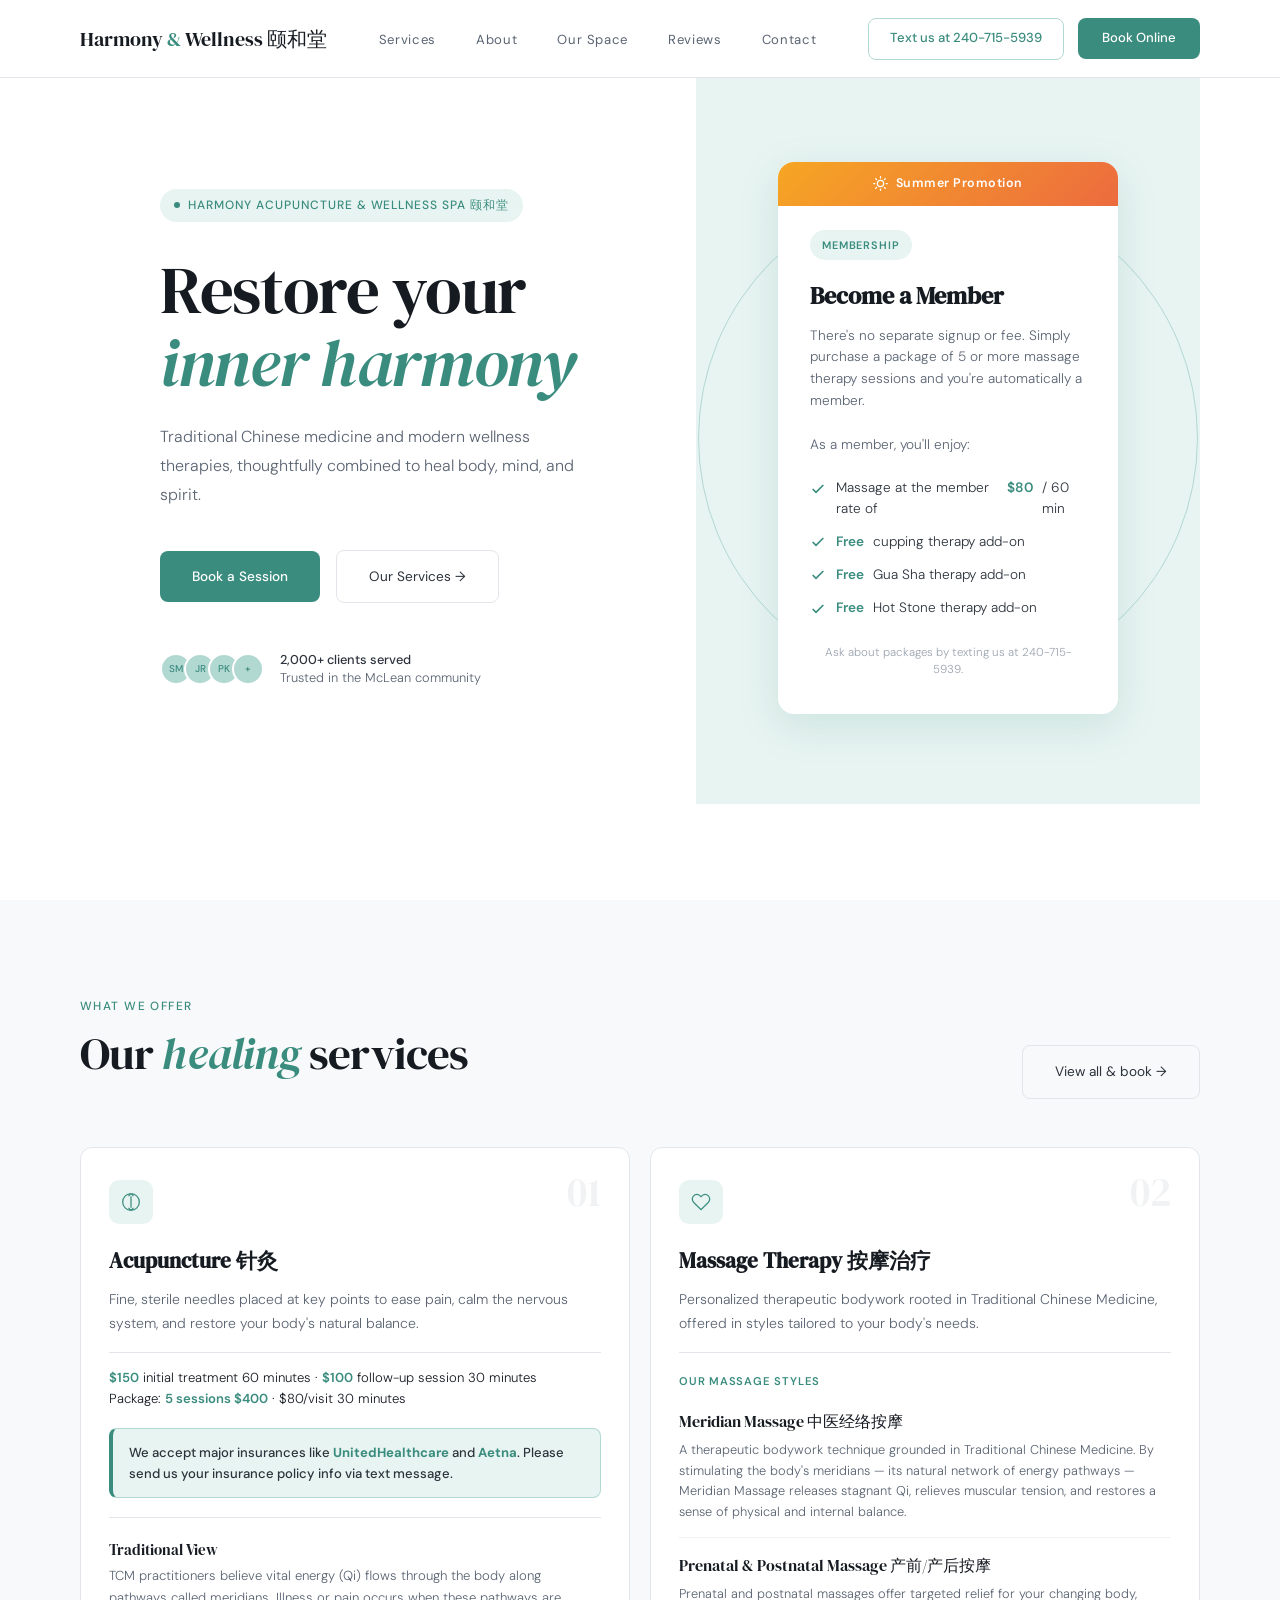
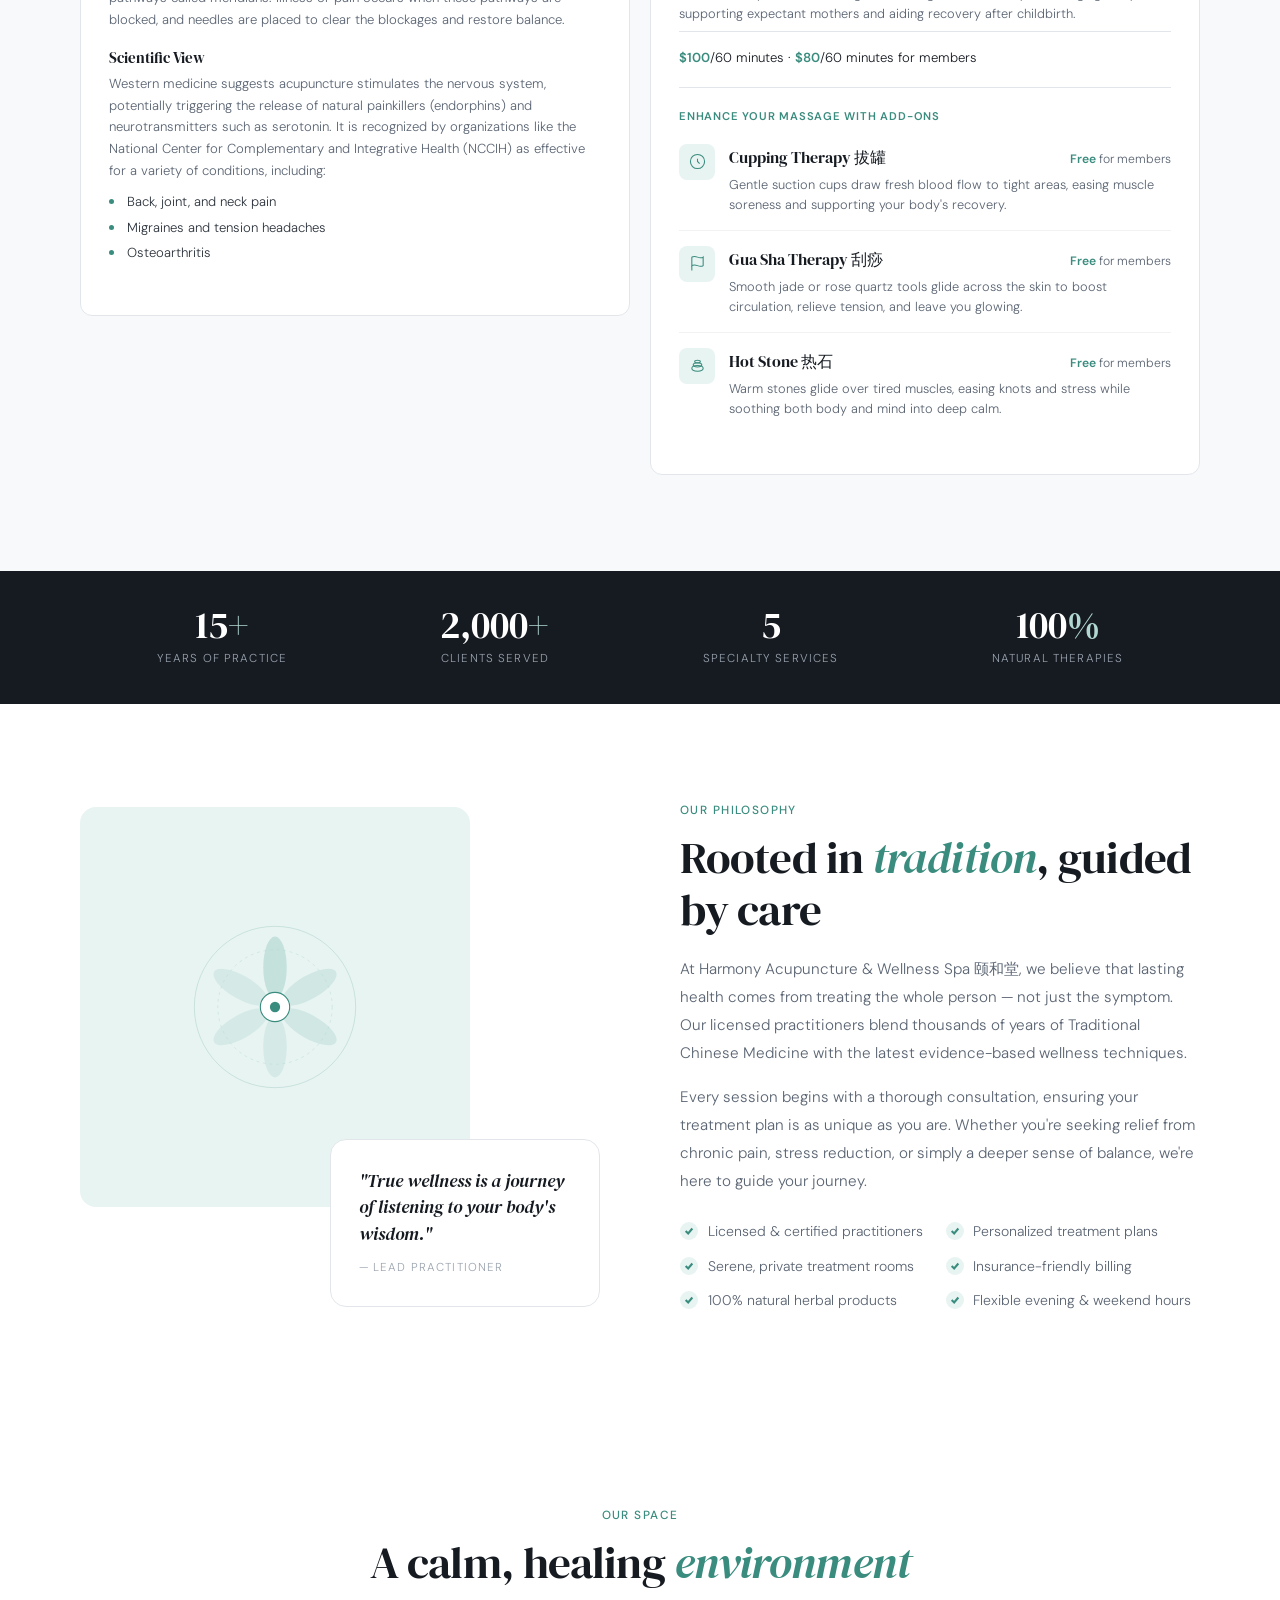
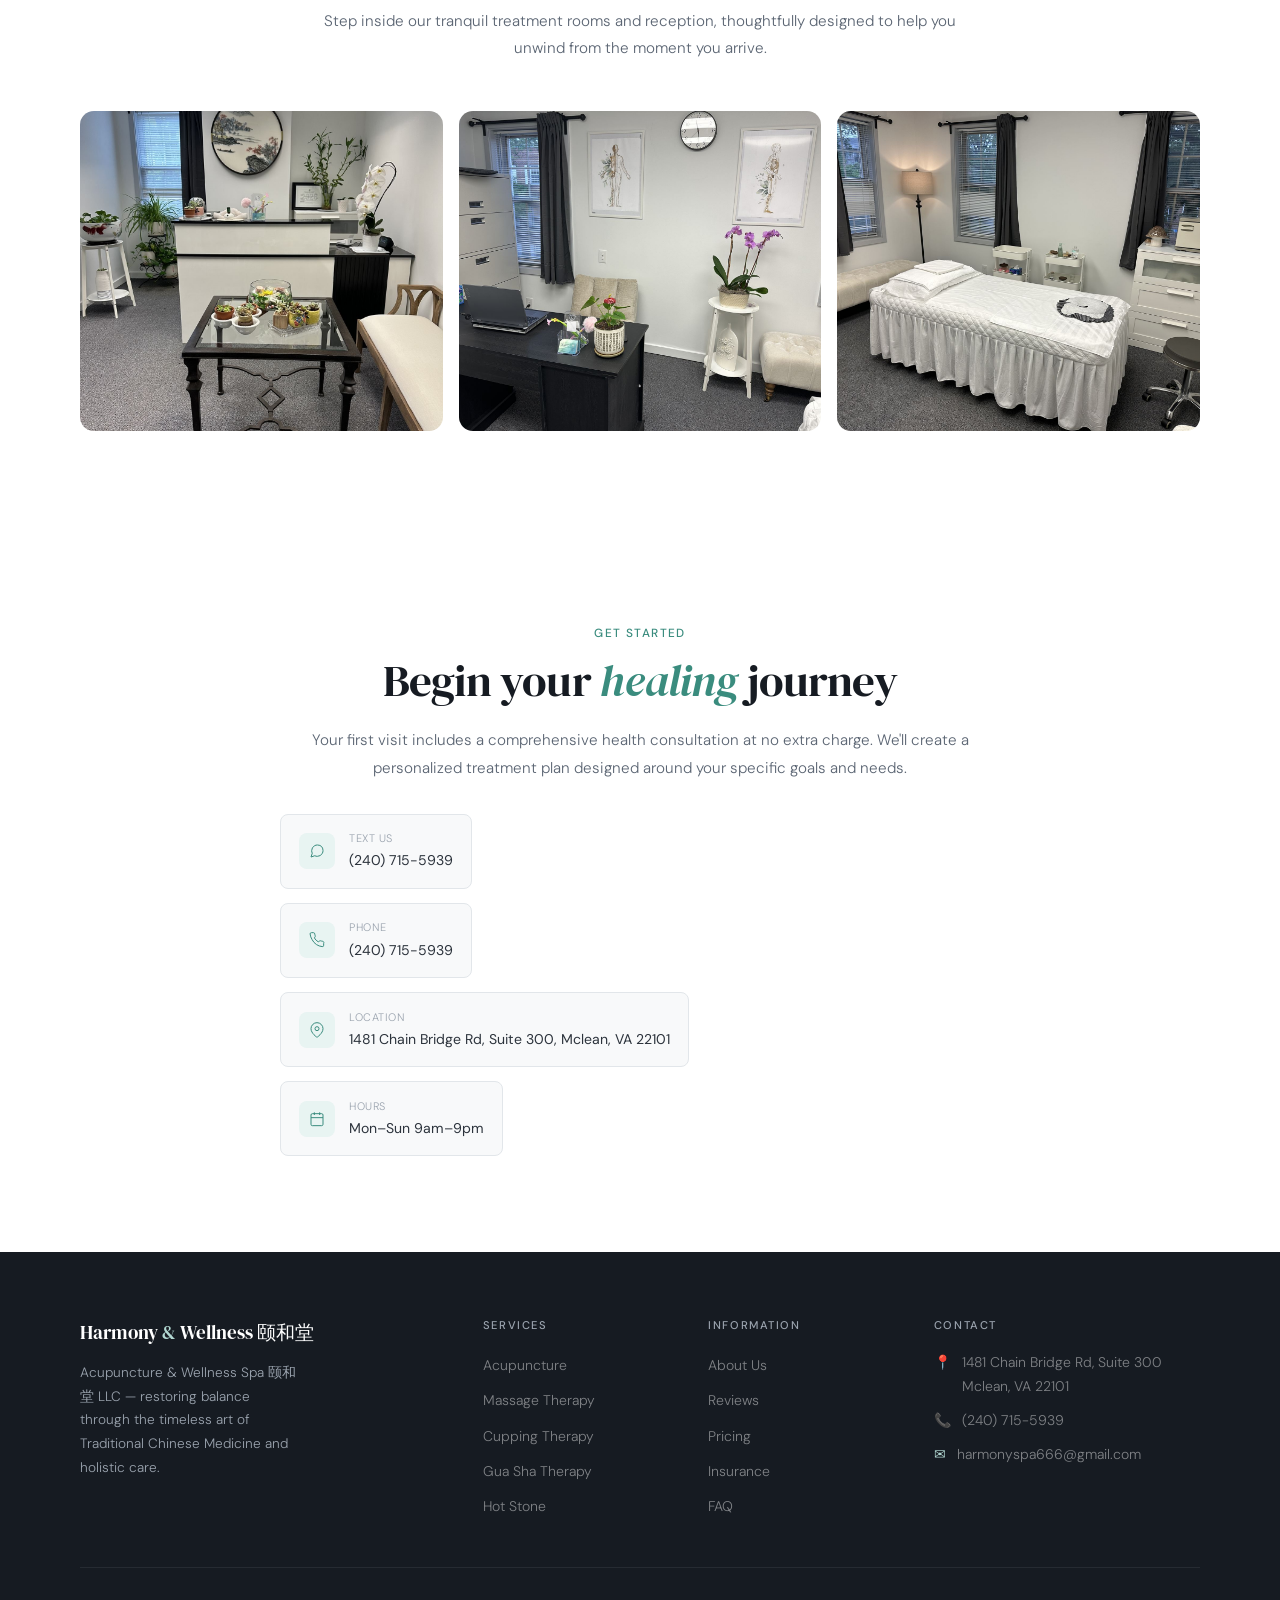
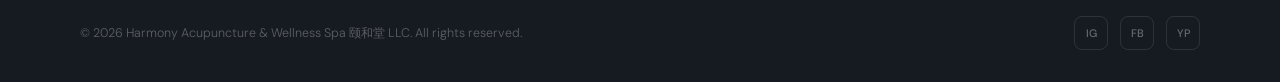
<file: index.html>
<!DOCTYPE html>
<html lang="en">
<head>
<meta charset="UTF-8">
<meta name="viewport" content="width=device-width, initial-scale=1.0">
<title>Harmony Acupuncture & Wellness Spa 颐和堂</title>
<link href="https://fonts.googleapis.com/css2?family=DM+Serif+Display:ital@0;1&family=DM+Sans:wght@300;400;500&display=swap" rel="stylesheet">
<link rel="stylesheet" href="assets/css/main.css">
</head>
<body>

<!-- NAV -->
<nav>
  <a class="nav-logo" href="index.html">Harmony <span>&</span> Wellness 颐和堂</a>
  <ul class="nav-links">
    <li><a href="#services">Services</a></li>
    <li><a href="#about">About</a></li>
    <li><a href="#gallery">Our Space</a></li>
    <li><a href="pages/reviews.html">Reviews</a></li>
    <li><a href="#contact">Contact</a></li>
  </ul>
  <div class="nav-actions">
    <a class="nav-cta" href="#booking">Text us at 240-715-5939</a>
    <a class="nav-book" href="https://www.vagaro.com/harmonyacupunctureandwellnessspallc" target="_blank" rel="noopener">Book Online</a>
  </div>
</nav>

<!-- HERO -->
<section class="hero">
  <div class="hero-left">
    <div class="hero-tag fade-up">Harmony Acupuncture &amp; Wellness Spa 颐和堂</div>
    <h1 class="hero-title fade-up delay-1">Restore your<br><em>inner harmony</em></h1>
    <p class="hero-subtitle fade-up delay-2">Traditional Chinese medicine and modern wellness therapies, thoughtfully combined to heal body, mind, and spirit.</p>
    <div class="hero-actions fade-up delay-3">
      <a class="btn-primary" href="#booking">Book a Session</a>
      <a class="btn-outline" href="#services">Our Services →</a>
    </div>
    <div class="hero-trust fade-up delay-3">
      <div class="hero-trust-avatars">
        <span>SM</span><span>JR</span><span>PK</span><span>+</span>
      </div>
      <div class="hero-trust-text">
        <strong>2,000+ clients served</strong>
        Trusted in the McLean community
      </div>
    </div>
  </div>
  <div class="hero-right">
    <div class="hero-graphic">
      <div class="member-card fade-up delay-2">
        <span class="promo-badge">
          <svg viewBox="0 0 24 24"><circle cx="12" cy="12" r="5"/><line x1="12" y1="1" x2="12" y2="3"/><line x1="12" y1="21" x2="12" y2="23"/><line x1="4.22" y1="4.22" x2="5.64" y2="5.64"/><line x1="18.36" y1="18.36" x2="19.78" y2="19.78"/><line x1="1" y1="12" x2="3" y2="12"/><line x1="21" y1="12" x2="23" y2="12"/><line x1="4.22" y1="19.78" x2="5.64" y2="18.36"/><line x1="18.36" y1="5.64" x2="19.78" y2="4.22"/></svg>
          Summer Promotion
        </span>
        <span class="member-badge">Membership</span>
        <h3 class="member-title">Become a Member</h3>
        <p class="member-sub">There's no separate signup or fee. Simply purchase a package of 5 or more massage therapy sessions and you're automatically a member.</p>
        <p class="member-sub">As a member, you'll enjoy:</p>
        <ul class="member-perks">
          <li>
            <svg viewBox="0 0 24 24"><polyline points="20 6 9 17 4 12"/></svg>
            Massage at the member rate of <strong>$80</strong> / 60 min
          </li>
          <li>
            <svg viewBox="0 0 24 24"><polyline points="20 6 9 17 4 12"/></svg>
            <strong>Free</strong> cupping therapy add-on
          </li>
          <li>
            <svg viewBox="0 0 24 24"><polyline points="20 6 9 17 4 12"/></svg>
            <strong>Free</strong> Gua Sha therapy add-on
          </li>
          <li>
            <svg viewBox="0 0 24 24"><polyline points="20 6 9 17 4 12"/></svg>
            <strong>Free</strong> Hot Stone therapy add-on
          </li>
        </ul>
        <p class="member-note">Ask about packages by texting us at 240-715-5939.</p>
      </div>
    </div>
  </div>
</section>

<!-- SERVICES -->
<section class="services" id="services">
  <div class="services-header">
    <div>
      <div class="eyebrow">What we offer</div>
      <h2 class="section-title">Our <em>healing</em> services</h2>
    </div>
    <a class="btn-outline" href="#booking">View all &amp; book →</a>
  </div>
  <div class="services-grid">
    <div class="service-card">
      <div class="service-num">01</div>
      <div class="service-icon">
        <svg viewBox="0 0 24 24"><path d="M12 2C6.5 2 2 6.5 2 12s4.5 10 10 10 10-4.5 10-10S17.5 2 12 2zm0 3v14M9 5l3-3 3 3M9 19l3 3 3-3"/></svg>
      </div>
      <h3 class="service-name">Acupuncture 针灸</h3>
      <p class="service-desc">Fine, sterile needles placed at key points to ease pain, calm the nervous system, and restore your body's natural balance.</p>
      <p class="service-price"><strong>$150</strong> initial treatment 60 minutes · <strong>$100</strong> follow-up session 30 minutes<br>Package: <strong>5 sessions $400</strong> · $80/visit 30 minutes</p>
      <p class="service-insurance">We accept major insurances like <strong>UnitedHealthcare</strong> and <strong>Aetna</strong>. Please send us your insurance policy info via text message.</p>

      <div class="acu-detail">
        <p class="acu-block"><span class="acu-label">Traditional View</span> TCM practitioners believe vital energy (Qi) flows through the body along pathways called meridians. Illness or pain occurs when these pathways are blocked, and needles are placed to clear the blockages and restore balance.</p>
        <p class="acu-block"><span class="acu-label">Scientific View</span> Western medicine suggests acupuncture stimulates the nervous system, potentially triggering the release of natural painkillers (endorphins) and neurotransmitters such as serotonin. It is recognized by organizations like the National Center for Complementary and Integrative Health (NCCIH) as effective for a variety of conditions, including:</p>
        <ul class="acu-conditions">
          <li>Back, joint, and neck pain</li>
          <li>Migraines and tension headaches</li>
          <li>Osteoarthritis</li>
        </ul>
      </div>
    </div>
    <div class="service-card">
      <div class="service-num">02</div>
      <div class="service-icon">
        <svg viewBox="0 0 24 24"><path d="M20.84 4.61a5.5 5.5 0 0 0-7.78 0L12 5.67l-1.06-1.06a5.5 5.5 0 0 0-7.78 7.78l1.06 1.06L12 21.23l7.78-7.78 1.06-1.06a5.5 5.5 0 0 0 0-7.78z"/></svg>
      </div>
      <h3 class="service-name">Massage Therapy 按摩治疗</h3>
      <p class="service-desc">Personalized therapeutic bodywork rooted in Traditional Chinese Medicine, offered in styles tailored to your body's needs.</p>

      <div class="massage-styles">
        <div class="styles-title">Our massage styles</div>
        <ul class="style-list">
          <li class="style-item">
            <span class="style-name">Meridian Massage 中医经络按摩</span>
            <p class="style-desc">A therapeutic bodywork technique grounded in Traditional Chinese Medicine. By stimulating the body's meridians — its natural network of energy pathways — Meridian Massage releases stagnant Qi, relieves muscular tension, and restores a sense of physical and internal balance.</p>
          </li>
          <li class="style-item">
            <span class="style-name">Prenatal &amp; Postnatal Massage 产前/产后按摩</span>
            <p class="style-desc">Prenatal and postnatal massages offer targeted relief for your changing body, supporting expectant mothers and aiding recovery after childbirth.</p>
          </li>
        </ul>
      </div>

      <p class="service-price"><strong>$100</strong>/60 minutes · <strong>$80</strong>/60 minutes for members</p>

      <div class="addons">
        <div class="addons-title">Enhance your massage with add-ons</div>
        <ul class="addon-list">
          <li class="addon-item">
            <div class="addon-icon">
              <svg viewBox="0 0 24 24"><circle cx="12" cy="12" r="10"/><path d="M12 8v4l3 3"/></svg>
            </div>
            <div class="addon-body">
              <div class="addon-head">
                <span class="addon-name">Cupping Therapy 拔罐</span>
                <span class="addon-price"><strong>Free</strong> for members</span>
              </div>
              <p class="addon-desc">Gentle suction cups draw fresh blood flow to tight areas, easing muscle soreness and supporting your body's recovery.</p>
            </div>
          </li>
          <li class="addon-item">
            <div class="addon-icon">
              <svg viewBox="0 0 24 24"><path d="M4 15s1-1 4-1 5 2 8 2 4-1 4-1V3s-1 1-4 1-5-2-8-2-4 1-4 1z"/><line x1="4" y1="22" x2="4" y2="15"/></svg>
            </div>
            <div class="addon-body">
              <div class="addon-head">
                <span class="addon-name">Gua Sha Therapy 刮痧</span>
                <span class="addon-price"><strong>Free</strong> for members</span>
              </div>
              <p class="addon-desc">Smooth jade or rose quartz tools glide across the skin to boost circulation, relieve tension, and leave you glowing.</p>
            </div>
          </li>
          <li class="addon-item">
            <div class="addon-icon">
              <svg viewBox="0 0 24 24"><ellipse cx="12" cy="16" rx="8" ry="4"/><ellipse cx="12" cy="11" rx="6" ry="3"/><ellipse cx="12" cy="6.5" rx="4" ry="2"/></svg>
            </div>
            <div class="addon-body">
              <div class="addon-head">
                <span class="addon-name">Hot Stone 热石</span>
                <span class="addon-price"><strong>Free</strong> for members</span>
              </div>
              <p class="addon-desc">Warm stones glide over tired muscles, easing knots and stress while soothing both body and mind into deep calm.</p>
            </div>
          </li>
        </ul>
      </div>
    </div>
  </div>
</section>

<!-- STATS -->
<div class="stats-strip">
  <div class="stat-item">
    <div class="stat-num">15<span>+</span></div>
    <div class="stat-label">Years of Practice</div>
  </div>
  <div class="stat-item">
    <div class="stat-num">2,000<span>+</span></div>
    <div class="stat-label">Clients Served</div>
  </div>
  <div class="stat-item">
    <div class="stat-num">5</div>
    <div class="stat-label">Specialty Services</div>
  </div>
  <div class="stat-item">
    <div class="stat-num">100<span>%</span></div>
    <div class="stat-label">Natural Therapies</div>
  </div>
</div>

<!-- ABOUT -->
<section class="about" id="about">
  <div class="about-visual">
    <div class="about-block-main">
      <svg viewBox="0 0 300 300" width="220" xmlns="http://www.w3.org/2000/svg" fill="none">
        <circle cx="150" cy="150" r="110" stroke="#3a8c7e" stroke-width="1" opacity="0.25"/>
        <circle cx="150" cy="150" r="78" stroke="#3a8c7e" stroke-width="0.5" stroke-dasharray="4 5" opacity="0.35"/>
        <ellipse cx="150" cy="96" rx="16" ry="42" fill="#b2d8d2" opacity="0.65"/>
        <ellipse cx="150" cy="96" rx="16" ry="42" fill="#b2d8d2" opacity="0.45" transform="rotate(60 150 150)"/>
        <ellipse cx="150" cy="96" rx="16" ry="42" fill="#b2d8d2" opacity="0.45" transform="rotate(120 150 150)"/>
        <ellipse cx="150" cy="96" rx="16" ry="42" fill="#b2d8d2" opacity="0.35" transform="rotate(180 150 150)"/>
        <ellipse cx="150" cy="96" rx="16" ry="42" fill="#b2d8d2" opacity="0.35" transform="rotate(240 150 150)"/>
        <ellipse cx="150" cy="96" rx="16" ry="42" fill="#b2d8d2" opacity="0.35" transform="rotate(300 150 150)"/>
        <circle cx="150" cy="150" r="20" fill="white" stroke="#3a8c7e" stroke-width="1.5"/>
        <circle cx="150" cy="150" r="7" fill="#3a8c7e"/>
      </svg>
    </div>
    <div class="about-block-card">
      <p class="about-quote">"True wellness is a journey of listening to your body's wisdom."</p>
      <p class="about-quote-attr">— Lead Practitioner</p>
    </div>
  </div>
  <div class="about-content">
    <div class="eyebrow">Our philosophy</div>
    <h2 class="section-title">Rooted in <em>tradition</em>, guided by care</h2>
    <p>At Harmony Acupuncture & Wellness Spa 颐和堂, we believe that lasting health comes from treating the whole person — not just the symptom. Our licensed practitioners blend thousands of years of Traditional Chinese Medicine with the latest evidence-based wellness techniques.</p>
    <p>Every session begins with a thorough consultation, ensuring your treatment plan is as unique as you are. Whether you're seeking relief from chronic pain, stress reduction, or simply a deeper sense of balance, we're here to guide your journey.</p>
    <div class="about-features">
      <div class="about-feature">
        <div class="about-feature-check"><svg viewBox="0 0 12 12"><polyline points="2,6 5,9 10,3"/></svg></div>
        <span class="about-feature-text">Licensed &amp; certified practitioners</span>
      </div>
      <div class="about-feature">
        <div class="about-feature-check"><svg viewBox="0 0 12 12"><polyline points="2,6 5,9 10,3"/></svg></div>
        <span class="about-feature-text">Personalized treatment plans</span>
      </div>
      <div class="about-feature">
        <div class="about-feature-check"><svg viewBox="0 0 12 12"><polyline points="2,6 5,9 10,3"/></svg></div>
        <span class="about-feature-text">Serene, private treatment rooms</span>
      </div>
      <div class="about-feature">
        <div class="about-feature-check"><svg viewBox="0 0 12 12"><polyline points="2,6 5,9 10,3"/></svg></div>
        <span class="about-feature-text">Insurance-friendly billing</span>
      </div>
      <div class="about-feature">
        <div class="about-feature-check"><svg viewBox="0 0 12 12"><polyline points="2,6 5,9 10,3"/></svg></div>
        <span class="about-feature-text">100% natural herbal products</span>
      </div>
      <div class="about-feature">
        <div class="about-feature-check"><svg viewBox="0 0 12 12"><polyline points="2,6 5,9 10,3"/></svg></div>
        <span class="about-feature-text">Flexible evening &amp; weekend hours</span>
      </div>
    </div>
  </div>
</section>

<!-- GALLERY -->
<section class="gallery" id="gallery">
  <div class="gallery-header">
    <div class="eyebrow">Our space</div>
    <h2 class="section-title">A calm, healing <em>environment</em></h2>
    <p class="gallery-sub">Step inside our tranquil treatment rooms and reception, thoughtfully designed to help you unwind from the moment you arrive.</p>
  </div>
  <div class="gallery-grid">
    <figure class="gallery-item">
      <img src="assets/images/interior-1.jpg" alt="Harmony spa interior" loading="lazy">
    </figure>
    <figure class="gallery-item">
      <img src="assets/images/interior-2.jpg" alt="Harmony spa treatment room" loading="lazy">
    </figure>
    <figure class="gallery-item">
      <img src="assets/images/interior-3.jpg" alt="Harmony spa interior" loading="lazy">
    </figure>
  </div>
</section>

<!-- BOOKING -->
<section class="booking" id="booking">
  <div class="booking-info">
    <div class="eyebrow">Get started</div>
    <h2 class="section-title">Begin your <em>healing</em> journey</h2>
    <p>Your first visit includes a comprehensive health consultation at no extra charge. We'll create a personalized treatment plan designed around your specific goals and needs.</p>
    <div class="contact-list" id="contact">
      <div class="contact-item">
        <div class="contact-item-icon">
          <svg viewBox="0 0 24 24"><path d="M21 11.5a8.38 8.38 0 0 1-.9 3.8 8.5 8.5 0 0 1-7.6 4.7 8.38 8.38 0 0 1-3.8-.9L3 21l1.9-5.7a8.38 8.38 0 0 1-.9-3.8 8.5 8.5 0 0 1 4.7-7.6 8.38 8.38 0 0 1 3.8-.9h.5a8.48 8.48 0 0 1 8 8v.5z"/></svg>
        </div>
        <div>
          <div class="contact-item-label">Text us</div>
          <div class="contact-item-val" data-config="phone"></div>
        </div>
      </div>
      <div class="contact-item">
        <div class="contact-item-icon">
          <svg viewBox="0 0 24 24"><path d="M22 16.92v3a2 2 0 0 1-2.18 2 19.79 19.79 0 0 1-8.63-3.07A19.5 19.5 0 0 1 4.69 11.5a19.79 19.79 0 0 1-3.07-8.67A2 2 0 0 1 3.6 1h3a2 2 0 0 1 2 1.72 12.84 12.84 0 0 0 .7 2.81 2 2 0 0 1-.45 2.11L8.09 8.91a16 16 0 0 0 6 6l1.27-1.27a2 2 0 0 1 2.11-.45 12.84 12.84 0 0 0 2.81.7A2 2 0 0 1 22 16.92z"/></svg>
        </div>
        <div>
          <div class="contact-item-label">Phone</div>
          <div class="contact-item-val" data-config="phone"></div>
        </div>
      </div>
      <div class="contact-item">
        <div class="contact-item-icon">
          <svg viewBox="0 0 24 24"><path d="M21 10c0 7-9 13-9 13s-9-6-9-13a9 9 0 0 1 18 0z"/><circle cx="12" cy="10" r="3"/></svg>
        </div>
        <div>
          <div class="contact-item-label">Location</div>
          <div class="contact-item-val" data-config="addressFull"></div>
        </div>
      </div>
      <div class="contact-item">
        <div class="contact-item-icon">
          <svg viewBox="0 0 24 24"><rect x="3" y="4" width="18" height="18" rx="2" ry="2"/><line x1="16" y1="2" x2="16" y2="6"/><line x1="8" y1="2" x2="8" y2="6"/><line x1="3" y1="10" x2="21" y2="10"/></svg>
        </div>
        <div>
          <div class="contact-item-label">Hours</div>
          <div class="contact-item-val">Mon–Sun 9am–9pm</div>
        </div>
      </div>
    </div>
  </div>
</section>

<!-- FOOTER -->
<footer>
  <div class="footer-grid">
    <div>
      <div class="footer-logo">Harmony <span>&</span> Wellness 颐和堂</div>
      <p class="footer-desc">Acupuncture &amp; Wellness Spa 颐和堂 LLC — restoring balance through the timeless art of Traditional Chinese Medicine and holistic care.</p>
    </div>
    <div>
      <div class="footer-col-title">Services</div>
      <ul class="footer-links">
        <li><a href="#services">Acupuncture</a></li>
        <li><a href="#services">Massage Therapy</a></li>
        <li><a href="#services">Cupping Therapy</a></li>
        <li><a href="#services">Gua Sha Therapy</a></li>
        <li><a href="#services">Hot Stone</a></li>
      </ul>
    </div>
    <div>
      <div class="footer-col-title">Information</div>
      <ul class="footer-links">
        <li><a href="#about">About Us</a></li>
        <li><a href="pages/reviews.html">Reviews</a></li>
        <li><a href="#booking">Pricing</a></li>
        <li><a href="#booking">Insurance</a></li>
        <li><a href="#booking">FAQ</a></li>
      </ul>
    </div>
    <div>
      <div class="footer-col-title">Contact</div>
      <div class="footer-contact-item">
        <span class="footer-contact-icon">📍</span>
        <span data-config-html="addressMultiline"></span>
      </div>
      <div class="footer-contact-item">
        <span class="footer-contact-icon">📞</span>
        <span data-config="phone"></span>
      </div>
      <div class="footer-contact-item">
        <span class="footer-contact-icon">✉</span>
        <span data-config="email"></span>
      </div>
    </div>
  </div>
  <div class="footer-bottom">
    <div class="footer-copy">© 2026 Harmony Acupuncture &amp; Wellness Spa 颐和堂 LLC. All rights reserved.</div>
    <div class="footer-socials">
      <a class="footer-social" href="#" title="Instagram">IG</a>
      <a class="footer-social" href="#" title="Facebook">FB</a>
      <a class="footer-social" href="#" title="Yelp">YP</a>
    </div>
  </div>
</footer>

<script src="assets/js/site-config.js"></script>
</body>
</html>
</file>
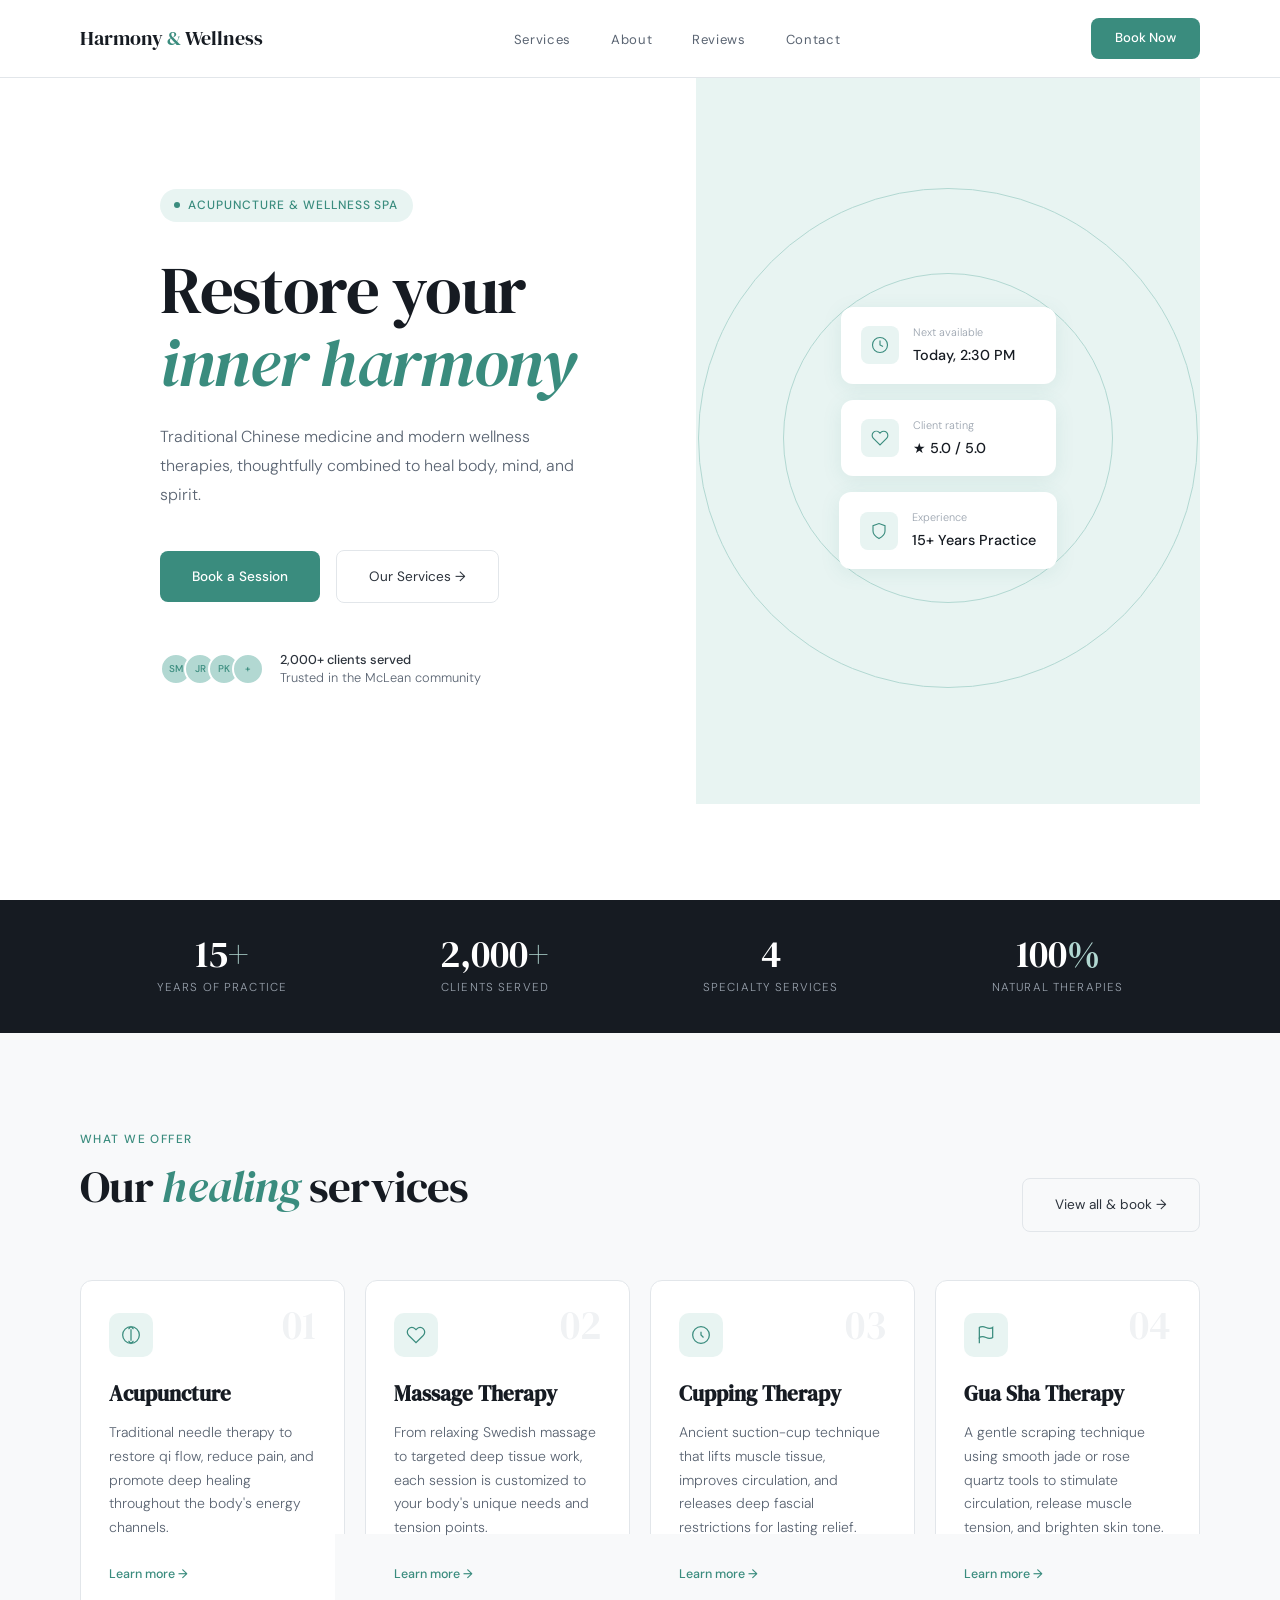
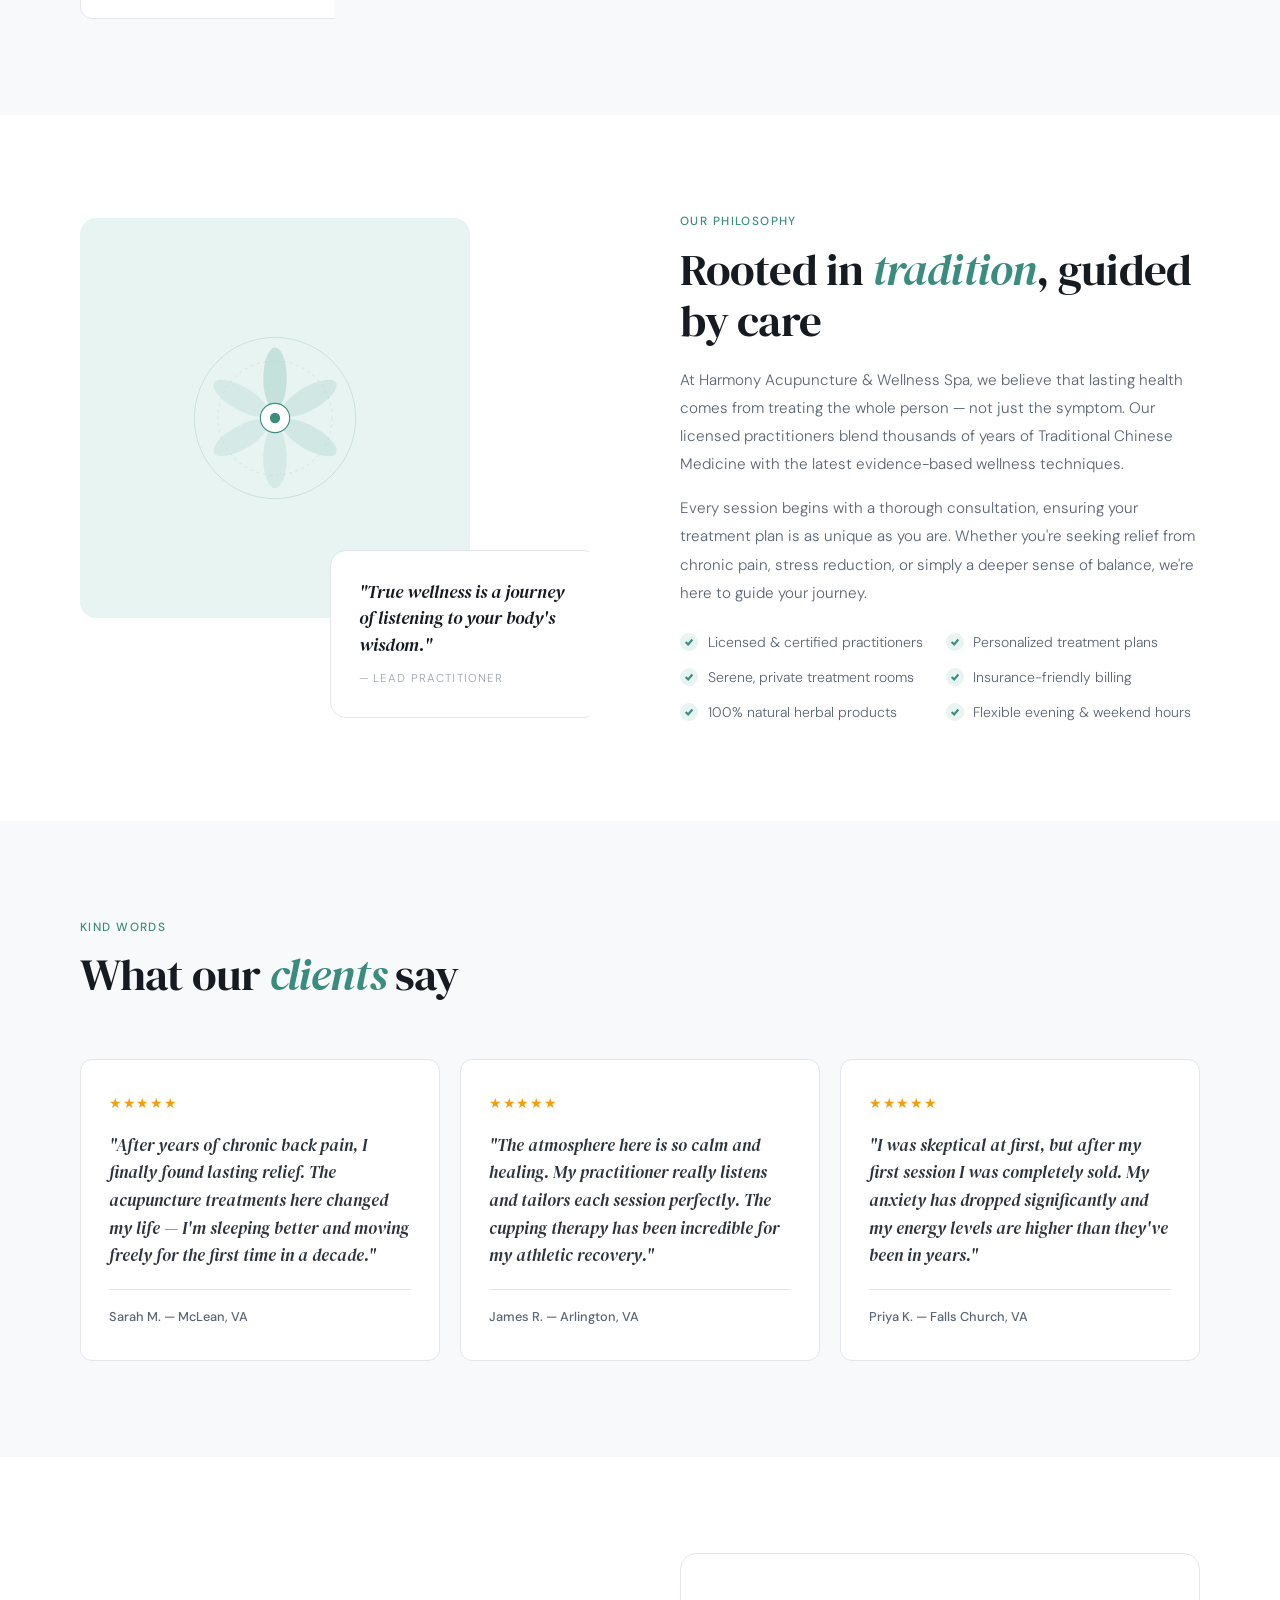
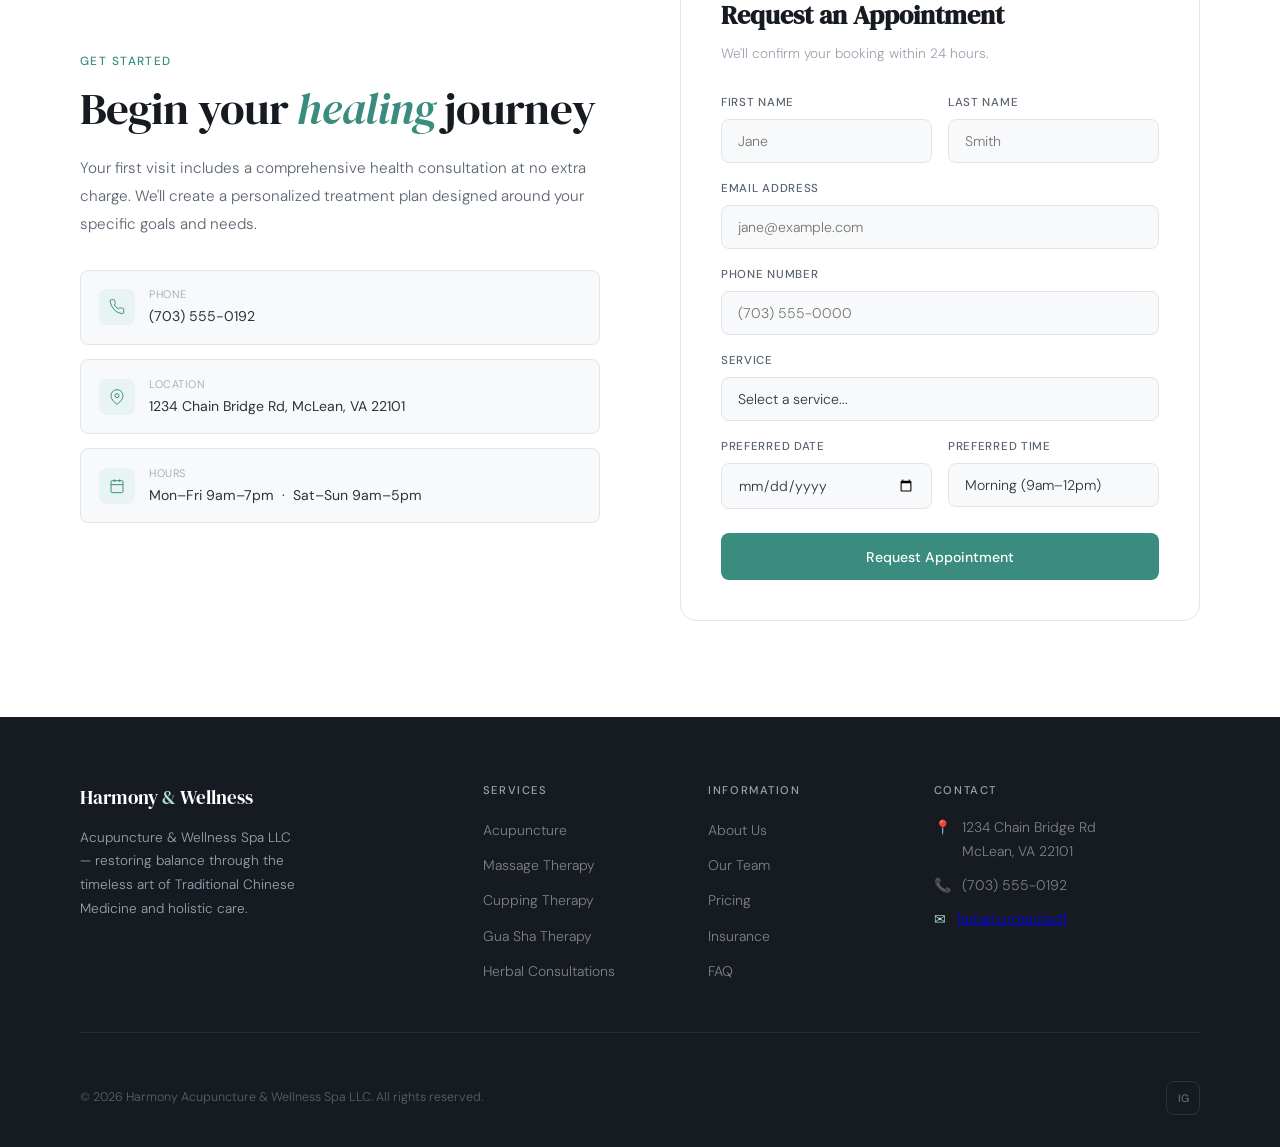
<file: harmony-wellness-spa (1).html>
<!DOCTYPE html>
<html lang="en">
<head>
<meta charset="UTF-8">
<meta name="viewport" content="width=device-width, initial-scale=1.0">
<title>Harmony Acupuncture & Wellness Spa</title>
<link href="https://fonts.googleapis.com/css2?family=DM+Serif+Display:ital@0;1&family=DM+Sans:wght@300;400;500&display=swap" rel="stylesheet">
<style>
  *, *::before, *::after { box-sizing: border-box; margin: 0; padding: 0; }

  :root {
    --teal: #3a8c7e;
    --teal-light: #e8f4f2;
    --teal-mid: #b2d8d2;
    --white: #ffffff;
    --gray-50: #f8f9fa;
    --gray-100: #f0f2f4;
    --gray-200: #e2e6ea;
    --gray-400: #9aa3ae;
    --gray-600: #5a6472;
    --gray-800: #2c333c;
    --gray-900: #161b22;
    --radius: 8px;
  }

  html { scroll-behavior: smooth; }

  body {
    font-family: 'DM Sans', sans-serif;
    background: var(--white);
    color: var(--gray-800);
    font-weight: 300;
    line-height: 1.7;
    overflow-x: hidden;
  }

  /* NAV */
  nav {
    position: fixed;
    top: 0; left: 0; right: 0;
    z-index: 100;
    display: flex;
    align-items: center;
    justify-content: space-between;
    padding: 1.1rem 5rem;
    background: rgba(255,255,255,0.96);
    backdrop-filter: blur(12px);
    border-bottom: 1px solid var(--gray-200);
  }

  .nav-logo {
    font-family: 'DM Serif Display', serif;
    font-size: 1.25rem;
    font-weight: 400;
    color: var(--gray-900);
    text-decoration: none;
  }

  .nav-logo span { color: var(--teal); }

  .nav-links { display: flex; gap: 2.5rem; list-style: none; }

  .nav-links a {
    font-size: 0.82rem;
    font-weight: 400;
    letter-spacing: 0.05em;
    text-decoration: none;
    color: var(--gray-600);
    transition: color 0.2s;
  }

  .nav-links a:hover { color: var(--teal); }

  .nav-cta {
    font-size: 0.82rem;
    font-weight: 500;
    text-decoration: none;
    color: var(--white);
    background: var(--teal);
    padding: 0.6rem 1.5rem;
    border-radius: var(--radius);
    transition: background 0.2s;
  }

  .nav-cta:hover { background: var(--gray-900); }

  /* HERO */
  .hero {
    min-height: 100vh;
    display: grid;
    grid-template-columns: 55% 45%;
    padding-top: 72px;
  }

  .hero-left {
    display: flex;
    flex-direction: column;
    justify-content: center;
    padding: 6rem 4rem 6rem 5rem;
    background: var(--white);
  }

  .hero-tag {
    display: inline-flex;
    align-items: center;
    gap: 0.5rem;
    background: var(--teal-light);
    color: var(--teal);
    font-size: 0.75rem;
    font-weight: 500;
    letter-spacing: 0.08em;
    text-transform: uppercase;
    padding: 0.4rem 0.9rem;
    border-radius: 100px;
    margin-bottom: 2rem;
    width: fit-content;
  }

  .hero-tag::before {
    content: '';
    width: 6px; height: 6px;
    background: var(--teal);
    border-radius: 50%;
  }

  .hero-title {
    font-family: 'DM Serif Display', serif;
    font-size: 4.2rem;
    font-weight: 400;
    line-height: 1.08;
    color: var(--gray-900);
    margin-bottom: 1.5rem;
    letter-spacing: -0.02em;
  }

  .hero-title em { font-style: italic; color: var(--teal); }

  .hero-subtitle {
    font-size: 1rem;
    font-weight: 300;
    color: var(--gray-600);
    max-width: 420px;
    margin-bottom: 2.5rem;
    line-height: 1.8;
  }

  .hero-actions {
    display: flex;
    gap: 1rem;
    align-items: center;
    margin-bottom: 3rem;
  }

  .btn-primary {
    font-size: 0.85rem;
    font-weight: 500;
    text-decoration: none;
    color: var(--white);
    background: var(--teal);
    padding: 0.9rem 2rem;
    border-radius: var(--radius);
    transition: background 0.2s;
    border: none;
    cursor: pointer;
    display: inline-block;
  }

  .btn-primary:hover { background: var(--gray-900); }

  .btn-outline {
    font-size: 0.85rem;
    font-weight: 400;
    text-decoration: none;
    color: var(--gray-800);
    background: transparent;
    padding: 0.9rem 2rem;
    border-radius: var(--radius);
    border: 1px solid var(--gray-200);
    transition: border-color 0.2s, color 0.2s;
    display: inline-flex;
    align-items: center;
    gap: 0.4rem;
  }

  .btn-outline:hover { border-color: var(--teal); color: var(--teal); }

  .hero-trust { display: flex; align-items: center; gap: 1rem; }

  .hero-trust-avatars { display: flex; }

  .hero-trust-avatars span {
    width: 32px; height: 32px;
    border-radius: 50%;
    border: 2px solid var(--white);
    background: var(--teal-mid);
    display: flex; align-items: center; justify-content: center;
    font-size: 0.62rem;
    font-weight: 500;
    color: var(--teal);
    margin-left: -8px;
  }

  .hero-trust-avatars span:first-child { margin-left: 0; }

  .hero-trust-text { font-size: 0.8rem; color: var(--gray-600); line-height: 1.4; }
  .hero-trust-text strong { display: block; color: var(--gray-800); font-weight: 500; }

  .hero-right {
    background: var(--teal-light);
    display: flex;
    align-items: center;
    justify-content: center;
    position: relative;
    overflow: hidden;
  }

  .hero-right::before {
    content: '';
    position: absolute;
    width: 500px; height: 500px;
    border-radius: 50%;
    border: 1px solid var(--teal-mid);
    top: 50%; left: 50%;
    transform: translate(-50%, -50%);
  }

  .hero-right::after {
    content: '';
    position: absolute;
    width: 330px; height: 330px;
    border-radius: 50%;
    border: 1px solid var(--teal-mid);
    top: 50%; left: 50%;
    transform: translate(-50%, -50%);
  }

  .hero-graphic {
    position: relative;
    z-index: 1;
    display: flex;
    flex-direction: column;
    gap: 1rem;
    align-items: center;
  }

  .hero-card-float {
    background: var(--white);
    border-radius: 12px;
    padding: 1rem 1.3rem;
    display: flex;
    align-items: center;
    gap: 0.85rem;
    box-shadow: 0 4px 20px rgba(58,140,126,0.1);
    min-width: 215px;
  }

  .hero-card-icon {
    width: 38px; height: 38px;
    background: var(--teal-light);
    border-radius: 8px;
    display: flex; align-items: center; justify-content: center;
    flex-shrink: 0;
  }

  .hero-card-icon svg { width: 18px; height: 18px; stroke: var(--teal); fill: none; stroke-width: 1.5; }
  .hero-card-label { font-size: 0.68rem; color: var(--gray-400); margin-bottom: 0.1rem; }
  .hero-card-val { font-size: 0.9rem; font-weight: 500; color: var(--gray-900); }

  /* STATS */
  .stats-strip {
    background: var(--gray-900);
    display: flex;
    justify-content: space-around;
    padding: 2.2rem 5rem;
  }

  .stat-item { text-align: center; }

  .stat-num {
    font-family: 'DM Serif Display', serif;
    font-size: 2.4rem;
    color: var(--white);
    line-height: 1;
    margin-bottom: 0.3rem;
  }

  .stat-num span { color: var(--teal-mid); }

  .stat-label {
    font-size: 0.72rem;
    letter-spacing: 0.1em;
    text-transform: uppercase;
    color: var(--gray-400);
  }

  /* COMMON SECTION */
  section { padding: 6rem 5rem; }

  .eyebrow {
    font-size: 0.74rem;
    font-weight: 500;
    letter-spacing: 0.12em;
    text-transform: uppercase;
    color: var(--teal);
    margin-bottom: 0.75rem;
  }

  .section-title {
    font-family: 'DM Serif Display', serif;
    font-size: 2.8rem;
    font-weight: 400;
    line-height: 1.15;
    color: var(--gray-900);
    margin-bottom: 1.2rem;
    letter-spacing: -0.02em;
  }

  .section-title em { font-style: italic; color: var(--teal); }

  /* SERVICES */
  .services { background: var(--gray-50); }

  .services-header {
    display: flex;
    justify-content: space-between;
    align-items: flex-end;
    margin-bottom: 3rem;
  }

  .services-grid {
    display: grid;
    grid-template-columns: repeat(4, 1fr);
    gap: 1.25rem;
  }

  .service-card {
    background: var(--white);
    border: 1px solid var(--gray-200);
    border-radius: 12px;
    padding: 2rem 1.75rem;
    position: relative;
    transition: border-color 0.25s, transform 0.25s;
    cursor: pointer;
  }

  .service-card:hover { border-color: var(--teal); transform: translateY(-4px); }

  .service-icon {
    width: 44px; height: 44px;
    background: var(--teal-light);
    border-radius: 10px;
    display: flex; align-items: center; justify-content: center;
    margin-bottom: 1.2rem;
  }

  .service-icon svg { width: 20px; height: 20px; stroke: var(--teal); fill: none; stroke-width: 1.5; }

  .service-num {
    position: absolute;
    top: 1.5rem; right: 1.75rem;
    font-family: 'DM Serif Display', serif;
    font-size: 2.5rem;
    color: var(--gray-100);
    line-height: 1;
  }

  .service-name {
    font-family: 'DM Serif Display', serif;
    font-size: 1.3rem;
    color: var(--gray-900);
    margin-bottom: 0.6rem;
  }

  .service-desc {
    font-size: 0.875rem;
    color: var(--gray-600);
    line-height: 1.7;
    margin-bottom: 1.2rem;
  }

  .service-link {
    font-size: 0.78rem;
    font-weight: 500;
    color: var(--teal);
    text-decoration: none;
    display: inline-flex;
    align-items: center;
    gap: 0.3rem;
    transition: gap 0.2s;
  }

  .service-card:hover .service-link { gap: 0.6rem; }

  /* ABOUT */
  .about {
    background: var(--white);
    display: grid;
    grid-template-columns: 1fr 1fr;
    gap: 5rem;
    align-items: center;
  }

  .about-visual { position: relative; height: 500px; }

  .about-block-main {
    position: absolute;
    top: 0; left: 0;
    width: 75%; height: 80%;
    background: var(--teal-light);
    border-radius: 16px;
    display: flex; align-items: center; justify-content: center;
    overflow: hidden;
  }

  .about-block-card {
    position: absolute;
    bottom: 0; right: 0;
    width: 52%;
    background: var(--white);
    border: 1px solid var(--gray-200);
    border-radius: 16px;
    padding: 1.75rem;
  }

  .about-quote {
    font-family: 'DM Serif Display', serif;
    font-size: 1.1rem;
    font-style: italic;
    color: var(--gray-900);
    line-height: 1.5;
    margin-bottom: 0.7rem;
  }

  .about-quote-attr {
    font-size: 0.72rem;
    letter-spacing: 0.1em;
    text-transform: uppercase;
    color: var(--gray-400);
  }

  .about-content p {
    font-size: 0.95rem;
    color: var(--gray-600);
    line-height: 1.85;
    margin-bottom: 1rem;
  }

  .about-features {
    display: grid;
    grid-template-columns: 1fr 1fr;
    gap: 0.7rem;
    margin-top: 1.5rem;
  }

  .about-feature { display: flex; align-items: flex-start; gap: 0.6rem; }

  .about-feature-check {
    width: 18px; height: 18px;
    background: var(--teal-light);
    border-radius: 50%;
    display: flex; align-items: center; justify-content: center;
    flex-shrink: 0;
    margin-top: 2px;
  }

  .about-feature-check svg { width: 10px; height: 10px; stroke: var(--teal); fill: none; stroke-width: 2.5; }
  .about-feature-text { font-size: 0.875rem; color: var(--gray-600); }

  /* TESTIMONIALS */
  .testimonials { background: var(--gray-50); }

  .testimonials-header {
    display: flex;
    justify-content: space-between;
    align-items: flex-end;
    margin-bottom: 2.5rem;
  }

  .testimonials-grid {
    display: grid;
    grid-template-columns: repeat(3, 1fr);
    gap: 1.25rem;
  }

  .testimonial-card {
    background: var(--white);
    border: 1px solid var(--gray-200);
    border-radius: 12px;
    padding: 2rem 1.75rem;
  }

  .testimonial-stars { color: #f59e0b; font-size: 0.85rem; letter-spacing: 0.05em; margin-bottom: 1rem; }

  .testimonial-text {
    font-family: 'DM Serif Display', serif;
    font-size: 1.05rem;
    font-style: italic;
    color: var(--gray-800);
    line-height: 1.65;
    margin-bottom: 1.2rem;
  }

  .testimonial-divider { height: 1px; background: var(--gray-200); margin-bottom: 1rem; }
  .testimonial-author { font-size: 0.8rem; font-weight: 500; color: var(--gray-600); }

  /* BOOKING */
  .booking {
    background: var(--white);
    display: grid;
    grid-template-columns: 1fr 1fr;
    gap: 5rem;
    align-items: center;
  }

  .booking-info p { font-size: 0.95rem; color: var(--gray-600); line-height: 1.85; margin-bottom: 2rem; }

  .contact-list { display: flex; flex-direction: column; gap: 0.9rem; }

  .contact-item {
    display: flex;
    align-items: center;
    gap: 0.9rem;
    padding: 0.9rem 1.1rem;
    background: var(--gray-50);
    border-radius: var(--radius);
    border: 1px solid var(--gray-200);
  }

  .contact-item-icon {
    width: 36px; height: 36px;
    background: var(--teal-light);
    border-radius: 8px;
    display: flex; align-items: center; justify-content: center;
    flex-shrink: 0;
  }

  .contact-item-icon svg { width: 16px; height: 16px; stroke: var(--teal); fill: none; stroke-width: 1.5; }
  .contact-item-label { font-size: 0.68rem; color: var(--gray-400); margin-bottom: 0.1rem; letter-spacing: 0.05em; text-transform: uppercase; }
  .contact-item-val { font-size: 0.88rem; font-weight: 400; color: var(--gray-800); }

  .booking-form {
    background: var(--white);
    border: 1px solid var(--gray-200);
    border-radius: 16px;
    padding: 2.5rem;
  }

  .form-title { font-family: 'DM Serif Display', serif; font-size: 1.6rem; color: var(--gray-900); margin-bottom: 0.3rem; }
  .form-subtitle { font-size: 0.85rem; color: var(--gray-400); margin-bottom: 1.75rem; }
  .form-group { margin-bottom: 1rem; }

  .form-group label {
    display: block;
    font-size: 0.72rem;
    font-weight: 500;
    letter-spacing: 0.06em;
    text-transform: uppercase;
    color: var(--gray-600);
    margin-bottom: 0.4rem;
  }

  .form-group input,
  .form-group select {
    width: 100%;
    border: 1px solid var(--gray-200);
    background: var(--gray-50);
    border-radius: var(--radius);
    padding: 0.75rem 1rem;
    font-family: 'DM Sans', sans-serif;
    font-size: 0.88rem;
    font-weight: 300;
    color: var(--gray-800);
    outline: none;
    transition: border-color 0.2s, background 0.2s;
    appearance: none;
  }

  .form-group input:focus,
  .form-group select:focus { border-color: var(--teal); background: var(--white); }

  .form-row { display: grid; grid-template-columns: 1fr 1fr; gap: 1rem; }

  .form-submit {
    width: 100%;
    padding: 0.9rem;
    background: var(--teal);
    color: var(--white);
    border: none;
    border-radius: var(--radius);
    font-family: 'DM Sans', sans-serif;
    font-size: 0.88rem;
    font-weight: 500;
    cursor: pointer;
    margin-top: 0.5rem;
    transition: background 0.2s;
  }

  .form-submit:hover { background: var(--gray-900); }

  /* FOOTER */
  footer { background: var(--gray-900); padding: 4rem 5rem 2rem; }

  .footer-grid {
    display: grid;
    grid-template-columns: 2fr 1fr 1fr 1.5fr;
    gap: 3rem;
    margin-bottom: 3rem;
    padding-bottom: 2.5rem;
    border-bottom: 1px solid rgba(255,255,255,0.07);
  }

  .footer-logo { font-family: 'DM Serif Display', serif; font-size: 1.2rem; color: var(--white); margin-bottom: 0.75rem; }
  .footer-logo span { color: var(--teal-mid); }
  .footer-desc { font-size: 0.85rem; color: var(--gray-400); line-height: 1.75; max-width: 220px; }
  .footer-col-title { font-size: 0.7rem; letter-spacing: 0.14em; text-transform: uppercase; color: var(--gray-400); margin-bottom: 1rem; font-weight: 500; }
  .footer-links { list-style: none; }
  .footer-links li { margin-bottom: 0.5rem; }
  .footer-links a { font-size: 0.875rem; color: rgba(255,255,255,0.45); text-decoration: none; transition: color 0.2s; }
  .footer-links a:hover { color: var(--teal-mid); }
  .footer-contact-item { display: flex; gap: 0.7rem; margin-bottom: 0.65rem; font-size: 0.875rem; color: rgba(255,255,255,0.45); align-items: flex-start; }
  .footer-contact-icon { color: var(--teal-mid); flex-shrink: 0; }
  .footer-bottom { display: flex; justify-content: space-between; align-items: center; }
  .footer-copy { font-size: 0.78rem; color: rgba(255,255,255,0.3); }
  .footer-socials { display: flex; gap: 0.75rem; }

  .footer-social {
    width: 34px; height: 34px;
    border: 1px solid rgba(255,255,255,0.1);
    border-radius: 8px;
    display: flex; align-items: center; justify-content: center;
    color: rgba(255,255,255,0.35);
    text-decoration: none;
    font-size: 0.68rem;
    font-weight: 500;
    transition: border-color 0.2s, color 0.2s;
  }

  .footer-social:hover { border-color: var(--teal-mid); color: var(--teal-mid); }

  @keyframes fade-up {
    from { opacity: 0; transform: translateY(20px); }
    to { opacity: 1; transform: translateY(0); }
  }

  .fade-up { animation: fade-up 0.8s ease both; }
  .delay-1 { animation-delay: 0.12s; }
  .delay-2 { animation-delay: 0.24s; }
  .delay-3 { animation-delay: 0.36s; }

  @media (max-width: 1100px) {
    section { padding: 5rem 3rem; }
    nav { padding: 1.1rem 2rem; }
    .stats-strip { padding: 2rem 3rem; }
    .hero { grid-template-columns: 1fr; min-height: auto; }
    .hero-left { padding: 5rem 3rem 3rem; }
    .hero-right { min-height: 360px; }
    .services-grid { grid-template-columns: 1fr 1fr; }
    .about, .booking { grid-template-columns: 1fr; gap: 3rem; }
    .testimonials-grid { grid-template-columns: 1fr 1fr; }
    .footer-grid { grid-template-columns: 1fr 1fr; gap: 2rem; }
  }

  @media (max-width: 640px) {
    section { padding: 4rem 1.5rem; }
    nav { padding: 1rem 1.5rem; }
    .nav-links { display: none; }
    footer { padding: 3rem 1.5rem 1.5rem; }
    .stats-strip { padding: 2rem 1.5rem; flex-wrap: wrap; gap: 1.5rem; }
    .hero-left { padding: 4rem 1.5rem 2.5rem; }
    .hero-title { font-size: 2.8rem; }
    .services-grid { grid-template-columns: 1fr; }
    .testimonials-grid { grid-template-columns: 1fr; }
    .footer-grid { grid-template-columns: 1fr; }
    .footer-bottom { flex-direction: column; gap: 1rem; }
    .section-title { font-size: 2.2rem; }
    .form-row { grid-template-columns: 1fr; }
  }
</style>
</head>
<body>

<!-- NAV -->
<nav>
  <a class="nav-logo" href="#">Harmony <span>&</span> Wellness</a>
  <ul class="nav-links">
    <li><a href="#services">Services</a></li>
    <li><a href="#about">About</a></li>
    <li><a href="#testimonials">Reviews</a></li>
    <li><a href="#contact">Contact</a></li>
  </ul>
  <a class="nav-cta" href="#booking">Book Now</a>
</nav>

<!-- HERO -->
<section class="hero">
  <div class="hero-left">
    <div class="hero-tag fade-up">Acupuncture &amp; Wellness Spa</div>
    <h1 class="hero-title fade-up delay-1">Restore your<br><em>inner harmony</em></h1>
    <p class="hero-subtitle fade-up delay-2">Traditional Chinese medicine and modern wellness therapies, thoughtfully combined to heal body, mind, and spirit.</p>
    <div class="hero-actions fade-up delay-3">
      <a class="btn-primary" href="#booking">Book a Session</a>
      <a class="btn-outline" href="#services">Our Services →</a>
    </div>
    <div class="hero-trust fade-up delay-3">
      <div class="hero-trust-avatars">
        <span>SM</span><span>JR</span><span>PK</span><span>+</span>
      </div>
      <div class="hero-trust-text">
        <strong>2,000+ clients served</strong>
        Trusted in the McLean community
      </div>
    </div>
  </div>
  <div class="hero-right">
    <div class="hero-graphic">
      <div class="hero-card-float">
        <div class="hero-card-icon">
          <svg viewBox="0 0 24 24"><circle cx="12" cy="12" r="10"/><path d="M12 6v6l4 2"/></svg>
        </div>
        <div>
          <div class="hero-card-label">Next available</div>
          <div class="hero-card-val">Today, 2:30 PM</div>
        </div>
      </div>
      <div class="hero-card-float">
        <div class="hero-card-icon">
          <svg viewBox="0 0 24 24"><path d="M20.84 4.61a5.5 5.5 0 0 0-7.78 0L12 5.67l-1.06-1.06a5.5 5.5 0 0 0-7.78 7.78l1.06 1.06L12 21.23l7.78-7.78 1.06-1.06a5.5 5.5 0 0 0 0-7.78z"/></svg>
        </div>
        <div>
          <div class="hero-card-label">Client rating</div>
          <div class="hero-card-val">★ 5.0 / 5.0</div>
        </div>
      </div>
      <div class="hero-card-float">
        <div class="hero-card-icon">
          <svg viewBox="0 0 24 24"><path d="M12 22s8-4 8-10V5l-8-3-8 3v7c0 6 8 10 8 10z"/></svg>
        </div>
        <div>
          <div class="hero-card-label">Experience</div>
          <div class="hero-card-val">15+ Years Practice</div>
        </div>
      </div>
    </div>
  </div>
</section>

<!-- STATS -->
<div class="stats-strip">
  <div class="stat-item">
    <div class="stat-num">15<span>+</span></div>
    <div class="stat-label">Years of Practice</div>
  </div>
  <div class="stat-item">
    <div class="stat-num">2,000<span>+</span></div>
    <div class="stat-label">Clients Served</div>
  </div>
  <div class="stat-item">
    <div class="stat-num">4</div>
    <div class="stat-label">Specialty Services</div>
  </div>
  <div class="stat-item">
    <div class="stat-num">100<span>%</span></div>
    <div class="stat-label">Natural Therapies</div>
  </div>
</div>

<!-- SERVICES -->
<section class="services" id="services">
  <div class="services-header">
    <div>
      <div class="eyebrow">What we offer</div>
      <h2 class="section-title">Our <em>healing</em> services</h2>
    </div>
    <a class="btn-outline" href="#booking">View all &amp; book →</a>
  </div>
  <div class="services-grid">
    <div class="service-card">
      <div class="service-num">01</div>
      <div class="service-icon">
        <svg viewBox="0 0 24 24"><path d="M12 2C6.5 2 2 6.5 2 12s4.5 10 10 10 10-4.5 10-10S17.5 2 12 2zm0 3v14M9 5l3-3 3 3M9 19l3 3 3-3"/></svg>
      </div>
      <h3 class="service-name">Acupuncture</h3>
      <p class="service-desc">Traditional needle therapy to restore qi flow, reduce pain, and promote deep healing throughout the body's energy channels.</p>
      <a class="service-link" href="#booking">Learn more →</a>
    </div>
    <div class="service-card">
      <div class="service-num">02</div>
      <div class="service-icon">
        <svg viewBox="0 0 24 24"><path d="M20.84 4.61a5.5 5.5 0 0 0-7.78 0L12 5.67l-1.06-1.06a5.5 5.5 0 0 0-7.78 7.78l1.06 1.06L12 21.23l7.78-7.78 1.06-1.06a5.5 5.5 0 0 0 0-7.78z"/></svg>
      </div>
      <h3 class="service-name">Massage Therapy</h3>
      <p class="service-desc">From relaxing Swedish massage to targeted deep tissue work, each session is customized to your body's unique needs and tension points.</p>
      <a class="service-link" href="#booking">Learn more →</a>
    </div>
    <div class="service-card">
      <div class="service-num">03</div>
      <div class="service-icon">
        <svg viewBox="0 0 24 24"><circle cx="12" cy="12" r="10"/><path d="M12 8v4l3 3"/></svg>
      </div>
      <h3 class="service-name">Cupping Therapy</h3>
      <p class="service-desc">Ancient suction-cup technique that lifts muscle tissue, improves circulation, and releases deep fascial restrictions for lasting relief.</p>
      <a class="service-link" href="#booking">Learn more →</a>
    </div>
    <div class="service-card">
      <div class="service-num">04</div>
      <div class="service-icon">
        <svg viewBox="0 0 24 24"><path d="M4 15s1-1 4-1 5 2 8 2 4-1 4-1V3s-1 1-4 1-5-2-8-2-4 1-4 1z"/><line x1="4" y1="22" x2="4" y2="15"/></svg>
      </div>
      <h3 class="service-name">Gua Sha Therapy</h3>
      <p class="service-desc">A gentle scraping technique using smooth jade or rose quartz tools to stimulate circulation, release muscle tension, and brighten skin tone.</p>
      <a class="service-link" href="#booking">Learn more →</a>
    </div>
  </div>
</section>

<!-- ABOUT -->
<section class="about" id="about">
  <div class="about-visual">
    <div class="about-block-main">
      <svg viewBox="0 0 300 300" width="220" xmlns="http://www.w3.org/2000/svg" fill="none">
        <circle cx="150" cy="150" r="110" stroke="#3a8c7e" stroke-width="1" opacity="0.25"/>
        <circle cx="150" cy="150" r="78" stroke="#3a8c7e" stroke-width="0.5" stroke-dasharray="4 5" opacity="0.35"/>
        <ellipse cx="150" cy="96" rx="16" ry="42" fill="#b2d8d2" opacity="0.65"/>
        <ellipse cx="150" cy="96" rx="16" ry="42" fill="#b2d8d2" opacity="0.45" transform="rotate(60 150 150)"/>
        <ellipse cx="150" cy="96" rx="16" ry="42" fill="#b2d8d2" opacity="0.45" transform="rotate(120 150 150)"/>
        <ellipse cx="150" cy="96" rx="16" ry="42" fill="#b2d8d2" opacity="0.35" transform="rotate(180 150 150)"/>
        <ellipse cx="150" cy="96" rx="16" ry="42" fill="#b2d8d2" opacity="0.35" transform="rotate(240 150 150)"/>
        <ellipse cx="150" cy="96" rx="16" ry="42" fill="#b2d8d2" opacity="0.35" transform="rotate(300 150 150)"/>
        <circle cx="150" cy="150" r="20" fill="white" stroke="#3a8c7e" stroke-width="1.5"/>
        <circle cx="150" cy="150" r="7" fill="#3a8c7e"/>
      </svg>
    </div>
    <div class="about-block-card">
      <p class="about-quote">"True wellness is a journey of listening to your body's wisdom."</p>
      <p class="about-quote-attr">— Lead Practitioner</p>
    </div>
  </div>
  <div class="about-content">
    <div class="eyebrow">Our philosophy</div>
    <h2 class="section-title">Rooted in <em>tradition</em>, guided by care</h2>
    <p>At Harmony Acupuncture & Wellness Spa, we believe that lasting health comes from treating the whole person — not just the symptom. Our licensed practitioners blend thousands of years of Traditional Chinese Medicine with the latest evidence-based wellness techniques.</p>
    <p>Every session begins with a thorough consultation, ensuring your treatment plan is as unique as you are. Whether you're seeking relief from chronic pain, stress reduction, or simply a deeper sense of balance, we're here to guide your journey.</p>
    <div class="about-features">
      <div class="about-feature">
        <div class="about-feature-check"><svg viewBox="0 0 12 12"><polyline points="2,6 5,9 10,3"/></svg></div>
        <span class="about-feature-text">Licensed &amp; certified practitioners</span>
      </div>
      <div class="about-feature">
        <div class="about-feature-check"><svg viewBox="0 0 12 12"><polyline points="2,6 5,9 10,3"/></svg></div>
        <span class="about-feature-text">Personalized treatment plans</span>
      </div>
      <div class="about-feature">
        <div class="about-feature-check"><svg viewBox="0 0 12 12"><polyline points="2,6 5,9 10,3"/></svg></div>
        <span class="about-feature-text">Serene, private treatment rooms</span>
      </div>
      <div class="about-feature">
        <div class="about-feature-check"><svg viewBox="0 0 12 12"><polyline points="2,6 5,9 10,3"/></svg></div>
        <span class="about-feature-text">Insurance-friendly billing</span>
      </div>
      <div class="about-feature">
        <div class="about-feature-check"><svg viewBox="0 0 12 12"><polyline points="2,6 5,9 10,3"/></svg></div>
        <span class="about-feature-text">100% natural herbal products</span>
      </div>
      <div class="about-feature">
        <div class="about-feature-check"><svg viewBox="0 0 12 12"><polyline points="2,6 5,9 10,3"/></svg></div>
        <span class="about-feature-text">Flexible evening &amp; weekend hours</span>
      </div>
    </div>
  </div>
</section>

<!-- TESTIMONIALS -->
<section class="testimonials" id="testimonials">
  <div class="testimonials-header">
    <div>
      <div class="eyebrow">Kind words</div>
      <h2 class="section-title">What our <em>clients</em> say</h2>
    </div>
  </div>
  <div class="testimonials-grid">
    <div class="testimonial-card">
      <div class="testimonial-stars">★★★★★</div>
      <p class="testimonial-text">"After years of chronic back pain, I finally found lasting relief. The acupuncture treatments here changed my life — I'm sleeping better and moving freely for the first time in a decade."</p>
      <div class="testimonial-divider"></div>
      <div class="testimonial-author">Sarah M. — McLean, VA</div>
    </div>
    <div class="testimonial-card">
      <div class="testimonial-stars">★★★★★</div>
      <p class="testimonial-text">"The atmosphere here is so calm and healing. My practitioner really listens and tailors each session perfectly. The cupping therapy has been incredible for my athletic recovery."</p>
      <div class="testimonial-divider"></div>
      <div class="testimonial-author">James R. — Arlington, VA</div>
    </div>
    <div class="testimonial-card">
      <div class="testimonial-stars">★★★★★</div>
      <p class="testimonial-text">"I was skeptical at first, but after my first session I was completely sold. My anxiety has dropped significantly and my energy levels are higher than they've been in years."</p>
      <div class="testimonial-divider"></div>
      <div class="testimonial-author">Priya K. — Falls Church, VA</div>
    </div>
  </div>
</section>

<!-- BOOKING -->
<section class="booking" id="booking">
  <div class="booking-info">
    <div class="eyebrow">Get started</div>
    <h2 class="section-title">Begin your <em>healing</em> journey</h2>
    <p>Your first visit includes a comprehensive health consultation at no extra charge. We'll create a personalized treatment plan designed around your specific goals and needs.</p>
    <div class="contact-list" id="contact">
      <div class="contact-item">
        <div class="contact-item-icon">
          <svg viewBox="0 0 24 24"><path d="M22 16.92v3a2 2 0 0 1-2.18 2 19.79 19.79 0 0 1-8.63-3.07A19.5 19.5 0 0 1 4.69 11.5a19.79 19.79 0 0 1-3.07-8.67A2 2 0 0 1 3.6 1h3a2 2 0 0 1 2 1.72 12.84 12.84 0 0 0 .7 2.81 2 2 0 0 1-.45 2.11L8.09 8.91a16 16 0 0 0 6 6l1.27-1.27a2 2 0 0 1 2.11-.45 12.84 12.84 0 0 0 2.81.7A2 2 0 0 1 22 16.92z"/></svg>
        </div>
        <div>
          <div class="contact-item-label">Phone</div>
          <div class="contact-item-val">(703) 555-0192</div>
        </div>
      </div>
      <div class="contact-item">
        <div class="contact-item-icon">
          <svg viewBox="0 0 24 24"><path d="M21 10c0 7-9 13-9 13s-9-6-9-13a9 9 0 0 1 18 0z"/><circle cx="12" cy="10" r="3"/></svg>
        </div>
        <div>
          <div class="contact-item-label">Location</div>
          <div class="contact-item-val">1234 Chain Bridge Rd, McLean, VA 22101</div>
        </div>
      </div>
      <div class="contact-item">
        <div class="contact-item-icon">
          <svg viewBox="0 0 24 24"><rect x="3" y="4" width="18" height="18" rx="2" ry="2"/><line x1="16" y1="2" x2="16" y2="6"/><line x1="8" y1="2" x2="8" y2="6"/><line x1="3" y1="10" x2="21" y2="10"/></svg>
        </div>
        <div>
          <div class="contact-item-label">Hours</div>
          <div class="contact-item-val">Mon–Fri 9am–7pm &nbsp;·&nbsp; Sat–Sun 9am–5pm</div>
        </div>
      </div>
    </div>
  </div>
  <div class="booking-form">
    <h3 class="form-title">Request an Appointment</h3>
    <p class="form-subtitle">We'll confirm your booking within 24 hours.</p>
    <div class="form-row">
      <div class="form-group">
        <label>First Name</label>
        <input type="text" placeholder="Jane">
      </div>
      <div class="form-group">
        <label>Last Name</label>
        <input type="text" placeholder="Smith">
      </div>
    </div>
    <div class="form-group">
      <label>Email Address</label>
      <input type="email" placeholder="jane@example.com">
    </div>
    <div class="form-group">
      <label>Phone Number</label>
      <input type="tel" placeholder="(703) 555-0000">
    </div>
    <div class="form-group">
      <label>Service</label>
      <select>
        <option value="">Select a service...</option>
        <option>Acupuncture – Initial Consultation (90 min)</option>
        <option>Acupuncture – Follow-up (60 min)</option>
        <option>Swedish Massage (60 min)</option>
        <option>Deep Tissue Massage (60 min)</option>
        <option>Cupping Therapy (45 min)</option>
        <option>Gua Sha Therapy (45 min)</option>
      </select>
    </div>
    <div class="form-row">
      <div class="form-group">
        <label>Preferred Date</label>
        <input type="date">
      </div>
      <div class="form-group">
        <label>Preferred Time</label>
        <select>
          <option>Morning (9am–12pm)</option>
          <option>Afternoon (12pm–4pm)</option>
          <option>Evening (4pm–7pm)</option>
        </select>
      </div>
    </div>
    <button class="form-submit" onclick="alert('Thank you! We\'ll confirm your appointment within 24 hours.')">
      Request Appointment
    </button>
  </div>
</section>

<!-- FOOTER -->
<footer>
  <div class="footer-grid">
    <div>
      <div class="footer-logo">Harmony <span>&</span> Wellness</div>
      <p class="footer-desc">Acupuncture &amp; Wellness Spa LLC — restoring balance through the timeless art of Traditional Chinese Medicine and holistic care.</p>
    </div>
    <div>
      <div class="footer-col-title">Services</div>
      <ul class="footer-links">
        <li><a href="#">Acupuncture</a></li>
        <li><a href="#">Massage Therapy</a></li>
        <li><a href="#">Cupping Therapy</a></li>
        <li><a href="#">Gua Sha Therapy</a></li>
        <li><a href="#">Herbal Consultations</a></li>
      </ul>
    </div>
    <div>
      <div class="footer-col-title">Information</div>
      <ul class="footer-links">
        <li><a href="#">About Us</a></li>
        <li><a href="#">Our Team</a></li>
        <li><a href="#">Pricing</a></li>
        <li><a href="#">Insurance</a></li>
        <li><a href="#">FAQ</a></li>
      </ul>
    </div>
    <div>
      <div class="footer-col-title">Contact</div>
      <div class="footer-contact-item">
        <span class="footer-contact-icon">📍</span>
        <span>1234 Chain Bridge Rd<br>McLean, VA 22101</span>
      </div>
      <div class="footer-contact-item">
        <span class="footer-contact-icon">📞</span>
        <span>(703) 555-0192</span>
      </div>
      <div class="footer-contact-item">
        <span class="footer-contact-icon">✉</span>
        <span><a href="/cdn-cgi/l/email-protection" class="__cf_email__" data-cfemail="fe969b929291be969f8c939190879f9d8b8e8b909d8a8b8c9bd09d9193">[email&#160;protected]</a></span>
      </div>
    </div>
  </div>
  <div class="footer-bottom">
    <div class="footer-copy">© 2026 Harmony Acupuncture &amp; Wellness Spa LLC. All rights reserved.</div>
    <div class="footer-socials">
      <a class="footer-social" href="#" title="Instagram">IG</a>
      <a class="footer-social" href="#"
</file>
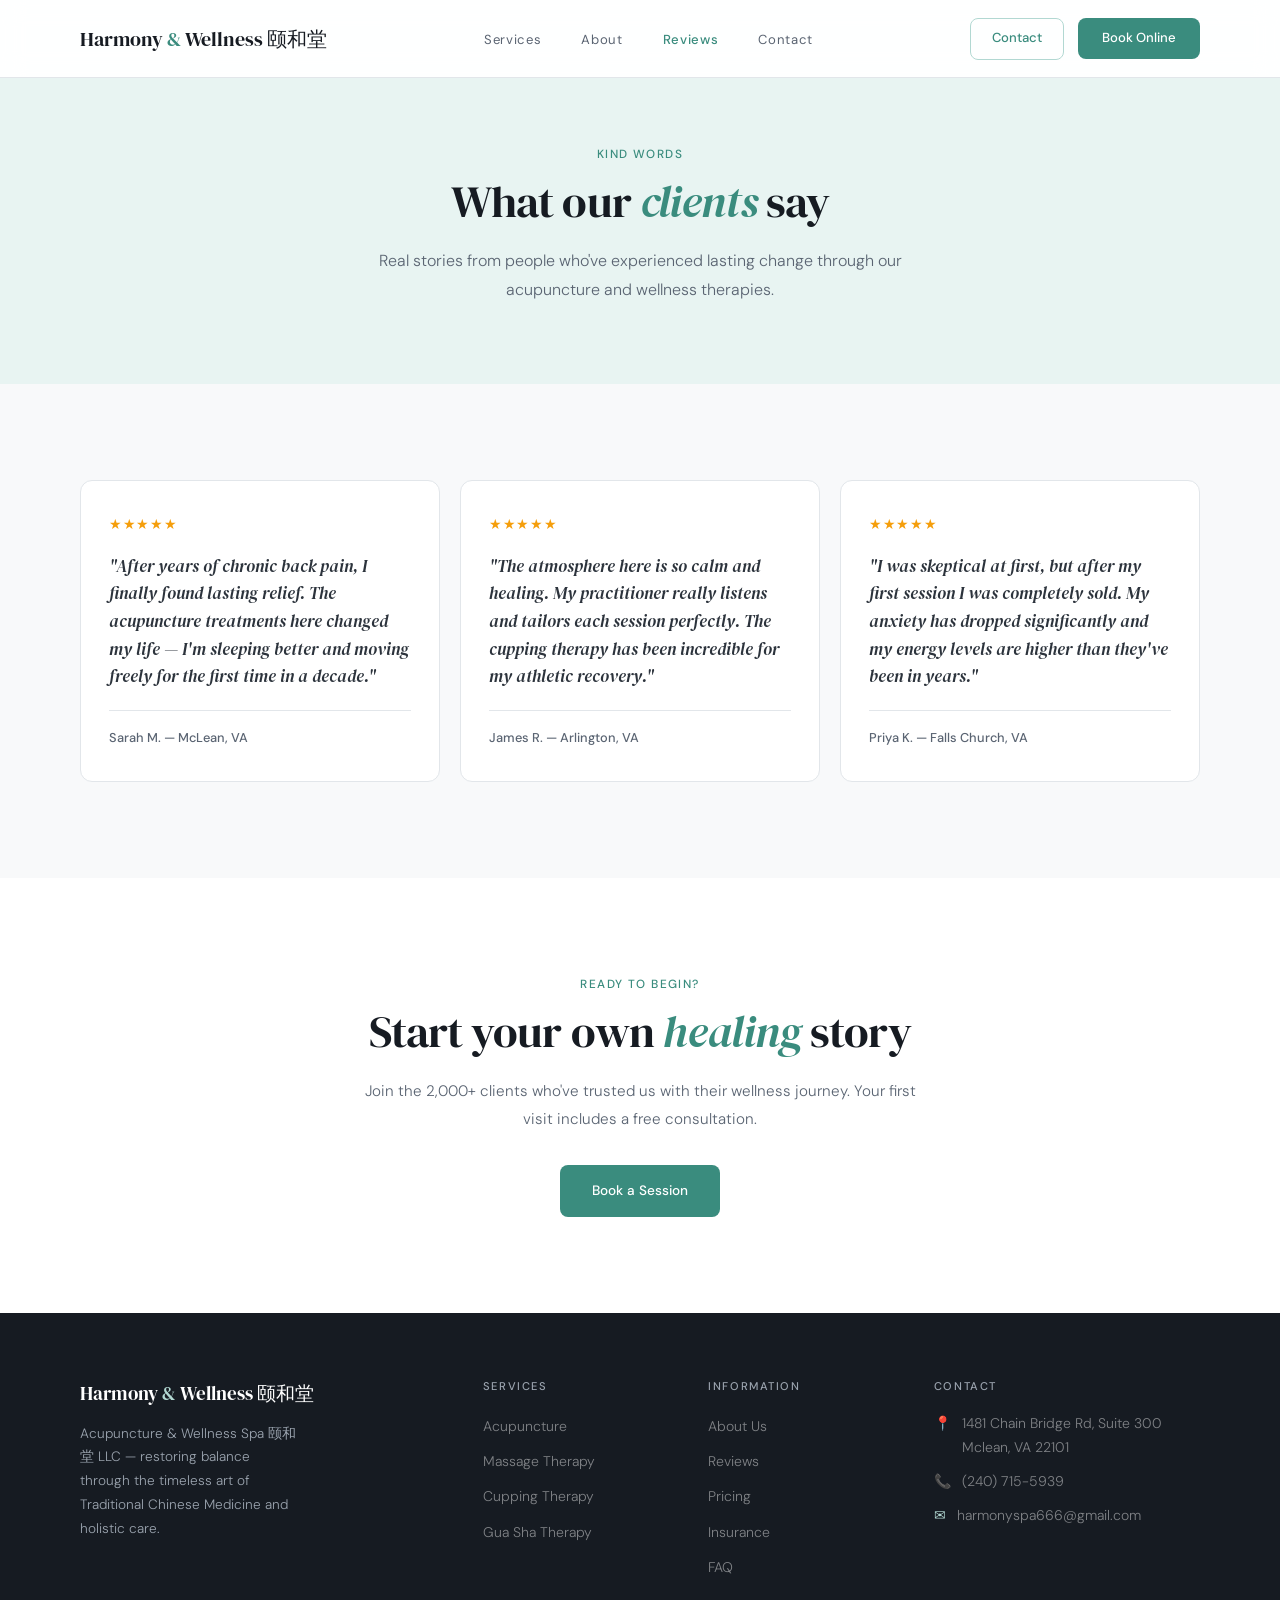
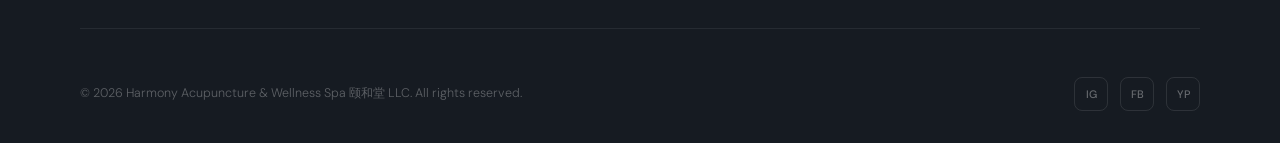
<file: pages/reviews.html>
<!DOCTYPE html>
<html lang="en">
<head>
<meta charset="UTF-8">
<meta name="viewport" content="width=device-width, initial-scale=1.0">
<title>Reviews — Harmony Acupuncture & Wellness Spa 颐和堂</title>
<link href="https://fonts.googleapis.com/css2?family=DM+Serif+Display:ital@0;1&family=DM+Sans:wght@300;400;500&display=swap" rel="stylesheet">
<link rel="stylesheet" href="../assets/css/main.css">
</head>
<body>

<!-- NAV -->
<nav>
  <a class="nav-logo" href="../index.html">Harmony <span>&</span> Wellness 颐和堂</a>
  <ul class="nav-links">
    <li><a href="../index.html#services">Services</a></li>
    <li><a href="../index.html#about">About</a></li>
    <li><a href="reviews.html" class="active">Reviews</a></li>
    <li><a href="../index.html#contact">Contact</a></li>
  </ul>
  <div class="nav-actions">
    <a class="nav-cta" href="../index.html#booking">Contact</a>
    <a class="nav-book" href="https://www.vagaro.com/harmonyacupunctureandwellnessspallc" target="_blank" rel="noopener">Book Online</a>
  </div>
</nav>

<!-- PAGE HEADER -->
<header class="page-header">
  <div class="eyebrow fade-up">Kind words</div>
  <h1 class="section-title fade-up delay-1">What our <em>clients</em> say</h1>
  <p class="fade-up delay-2">Real stories from people who've experienced lasting change through our acupuncture and wellness therapies.</p>
</header>

<!-- TESTIMONIALS -->
<section class="testimonials" id="testimonials">
  <div class="testimonials-grid">
    <div class="testimonial-card">
      <div class="testimonial-stars">★★★★★</div>
      <p class="testimonial-text">"After years of chronic back pain, I finally found lasting relief. The acupuncture treatments here changed my life — I'm sleeping better and moving freely for the first time in a decade."</p>
      <div class="testimonial-divider"></div>
      <div class="testimonial-author">Sarah M. — McLean, VA</div>
    </div>
    <div class="testimonial-card">
      <div class="testimonial-stars">★★★★★</div>
      <p class="testimonial-text">"The atmosphere here is so calm and healing. My practitioner really listens and tailors each session perfectly. The cupping therapy has been incredible for my athletic recovery."</p>
      <div class="testimonial-divider"></div>
      <div class="testimonial-author">James R. — Arlington, VA</div>
    </div>
    <div class="testimonial-card">
      <div class="testimonial-stars">★★★★★</div>
      <p class="testimonial-text">"I was skeptical at first, but after my first session I was completely sold. My anxiety has dropped significantly and my energy levels are higher than they've been in years."</p>
      <div class="testimonial-divider"></div>
      <div class="testimonial-author">Priya K. — Falls Church, VA</div>
    </div>
  </div>
</section>

<!-- CTA -->
<section class="cta-block">
  <div class="eyebrow">Ready to begin?</div>
  <h2 class="section-title">Start your own <em>healing</em> story</h2>
  <p>Join the 2,000+ clients who've trusted us with their wellness journey. Your first visit includes a free consultation.</p>
  <a class="btn-primary" href="../index.html#booking">Book a Session</a>
</section>

<!-- FOOTER -->
<footer>
  <div class="footer-grid">
    <div>
      <div class="footer-logo">Harmony <span>&</span> Wellness 颐和堂</div>
      <p class="footer-desc">Acupuncture &amp; Wellness Spa 颐和堂 LLC — restoring balance through the timeless art of Traditional Chinese Medicine and holistic care.</p>
    </div>
    <div>
      <div class="footer-col-title">Services</div>
      <ul class="footer-links">
        <li><a href="../index.html#services">Acupuncture</a></li>
        <li><a href="../index.html#services">Massage Therapy</a></li>
        <li><a href="../index.html#services">Cupping Therapy</a></li>
        <li><a href="../index.html#services">Gua Sha Therapy</a></li>
      </ul>
    </div>
    <div>
      <div class="footer-col-title">Information</div>
      <ul class="footer-links">
        <li><a href="../index.html#about">About Us</a></li>
        <li><a href="reviews.html">Reviews</a></li>
        <li><a href="../index.html#booking">Pricing</a></li>
        <li><a href="../index.html#booking">Insurance</a></li>
        <li><a href="../index.html#booking">FAQ</a></li>
      </ul>
    </div>
    <div>
      <div class="footer-col-title">Contact</div>
      <div class="footer-contact-item">
        <span class="footer-contact-icon">📍</span>
        <span data-config-html="addressMultiline"></span>
      </div>
      <div class="footer-contact-item">
        <span class="footer-contact-icon">📞</span>
        <span data-config="phone"></span>
      </div>
      <div class="footer-contact-item">
        <span class="footer-contact-icon">✉</span>
        <span data-config="email"></span>
      </div>
    </div>
  </div>
  <div class="footer-bottom">
    <div class="footer-copy">© 2026 Harmony Acupuncture &amp; Wellness Spa 颐和堂 LLC. All rights reserved.</div>
    <div class="footer-socials">
      <a class="footer-social" href="#" title="Instagram">IG</a>
      <a class="footer-social" href="#" title="Facebook">FB</a>
      <a class="footer-social" href="#" title="Yelp">YP</a>
    </div>
  </div>
</footer>

<script src="../assets/js/site-config.js"></script>
</body>
</html>
</file>
<file: assets/css/main.css>
/* ============================================================
   Harmony Acupuncture & Wellness Spa — site-wide stylesheet
   Edit design tokens (colors, radius) in the :root block below.
   Section order:
     1. Reset & tokens
     2. Base elements (body, html)
     3. Layout primitives (nav, footer, sections)
     4. Components (buttons, cards, forms)
     5. Page-specific (home, page-header, cta-block)
     6. Animations
     7. Responsive overrides
   ============================================================ */

/* ---- 1. RESET & DESIGN TOKENS -------------------------------- */
*, *::before, *::after { box-sizing: border-box; margin: 0; padding: 0; }

:root {
  --teal: #3a8c7e;
  --teal-light: #e8f4f2;
  --teal-mid: #b2d8d2;
  --white: #ffffff;
  --gray-50: #f8f9fa;
  --gray-100: #f0f2f4;
  --gray-200: #e2e6ea;
  --gray-400: #9aa3ae;
  --gray-600: #5a6472;
  --gray-800: #2c333c;
  --gray-900: #161b22;
  --radius: 8px;
}

/* ---- 2. BASE ELEMENTS ---------------------------------------- */
html { scroll-behavior: smooth; }

body {
  font-family: 'DM Sans', sans-serif;
  background: var(--white);
  color: var(--gray-800);
  font-weight: 300;
  line-height: 1.7;
  overflow-x: hidden;
}

/* ---- 3. NAV --------------------------------------------------- */
nav {
  position: fixed;
  top: 0; left: 0; right: 0;
  z-index: 100;
  display: flex;
  align-items: center;
  justify-content: space-between;
  padding: 1.1rem 5rem;
  background: rgba(255,255,255,0.96);
  backdrop-filter: blur(12px);
  border-bottom: 1px solid var(--gray-200);
}

.nav-logo {
  font-family: 'DM Serif Display', serif;
  font-size: 1.25rem;
  font-weight: 400;
  color: var(--gray-900);
  text-decoration: none;
}

.nav-logo span { color: var(--teal); }

.nav-links { display: flex; gap: 2.5rem; list-style: none; }

.nav-links a {
  font-size: 0.82rem;
  font-weight: 400;
  letter-spacing: 0.05em;
  text-decoration: none;
  color: var(--gray-600);
  transition: color 0.2s;
}

.nav-links a:hover { color: var(--teal); }
.nav-links a.active { color: var(--teal); font-weight: 500; }

.nav-actions { display: flex; align-items: center; gap: 0.9rem; }

.nav-cta {
  font-size: 0.82rem;
  font-weight: 500;
  text-decoration: none;
  color: var(--teal);
  background: transparent;
  border: 1px solid var(--teal-mid);
  padding: 0.55rem 1.3rem;
  border-radius: var(--radius);
  transition: border-color 0.2s, color 0.2s;
  white-space: nowrap;
}

.nav-cta:hover { border-color: var(--teal); color: var(--teal); }

.nav-book {
  font-size: 0.82rem;
  font-weight: 500;
  text-decoration: none;
  color: var(--white);
  background: var(--teal);
  padding: 0.6rem 1.5rem;
  border-radius: var(--radius);
  transition: background 0.2s;
  white-space: nowrap;
}

.nav-book:hover { background: var(--gray-900); }

/* ---- 3. SECTION & TYPOGRAPHY HELPERS ------------------------- */
section { padding: 6rem 5rem; }

.eyebrow {
  font-size: 0.74rem;
  font-weight: 500;
  letter-spacing: 0.12em;
  text-transform: uppercase;
  color: var(--teal);
  margin-bottom: 0.75rem;
}

.section-title {
  font-family: 'DM Serif Display', serif;
  font-size: 2.8rem;
  font-weight: 400;
  line-height: 1.15;
  color: var(--gray-900);
  margin-bottom: 1.2rem;
  letter-spacing: -0.02em;
}

.section-title em { font-style: italic; color: var(--teal); }

/* ---- 4. BUTTONS ---------------------------------------------- */
.btn-primary {
  font-size: 0.85rem;
  font-weight: 500;
  text-decoration: none;
  color: var(--white);
  background: var(--teal);
  padding: 0.9rem 2rem;
  border-radius: var(--radius);
  transition: background 0.2s;
  border: none;
  cursor: pointer;
  display: inline-block;
}

.btn-primary:hover { background: var(--gray-900); }

.btn-outline {
  font-size: 0.85rem;
  font-weight: 400;
  text-decoration: none;
  color: var(--gray-800);
  background: transparent;
  padding: 0.9rem 2rem;
  border-radius: var(--radius);
  border: 1px solid var(--gray-200);
  transition: border-color 0.2s, color 0.2s;
  display: inline-flex;
  align-items: center;
  gap: 0.4rem;
}

.btn-outline:hover { border-color: var(--teal); color: var(--teal); }

/* ---- 5. HERO (homepage only) --------------------------------- */
.hero {
  min-height: 100vh;
  display: grid;
  grid-template-columns: 55% 45%;
  padding-top: 72px;
}

.hero-left {
  display: flex;
  flex-direction: column;
  justify-content: center;
  padding: 6rem 4rem 6rem 5rem;
  background: var(--white);
}

.hero-tag {
  display: inline-flex;
  align-items: center;
  gap: 0.5rem;
  background: var(--teal-light);
  color: var(--teal);
  font-size: 0.75rem;
  font-weight: 500;
  letter-spacing: 0.08em;
  text-transform: uppercase;
  padding: 0.4rem 0.9rem;
  border-radius: 100px;
  margin-bottom: 2rem;
  width: fit-content;
}

.hero-tag::before {
  content: '';
  width: 6px; height: 6px;
  background: var(--teal);
  border-radius: 50%;
}

.hero-title {
  font-family: 'DM Serif Display', serif;
  font-size: 4.2rem;
  font-weight: 400;
  line-height: 1.08;
  color: var(--gray-900);
  margin-bottom: 1.5rem;
  letter-spacing: -0.02em;
}

.hero-title em { font-style: italic; color: var(--teal); }

.hero-subtitle {
  font-size: 1rem;
  font-weight: 300;
  color: var(--gray-600);
  max-width: 420px;
  margin-bottom: 2.5rem;
  line-height: 1.8;
}

.hero-actions {
  display: flex;
  gap: 1rem;
  align-items: center;
  margin-bottom: 3rem;
}

.hero-trust { display: flex; align-items: center; gap: 1rem; }
.hero-trust-avatars { display: flex; }

.hero-trust-avatars span {
  width: 32px; height: 32px;
  border-radius: 50%;
  border: 2px solid var(--white);
  background: var(--teal-mid);
  display: flex; align-items: center; justify-content: center;
  font-size: 0.62rem;
  font-weight: 500;
  color: var(--teal);
  margin-left: -8px;
}

.hero-trust-avatars span:first-child { margin-left: 0; }
.hero-trust-text { font-size: 0.8rem; color: var(--gray-600); line-height: 1.4; }
.hero-trust-text strong { display: block; color: var(--gray-800); font-weight: 500; }

.hero-right {
  background: var(--teal-light);
  display: flex;
  align-items: center;
  justify-content: center;
  position: relative;
  overflow: hidden;
}

.hero-right::before {
  content: '';
  position: absolute;
  width: 500px; height: 500px;
  border-radius: 50%;
  border: 1px solid var(--teal-mid);
  top: 50%; left: 50%;
  transform: translate(-50%, -50%);
}

.hero-right::after {
  content: '';
  position: absolute;
  width: 330px; height: 330px;
  border-radius: 50%;
  border: 1px solid var(--teal-mid);
  top: 50%; left: 50%;
  transform: translate(-50%, -50%);
}

.hero-graphic {
  position: relative;
  z-index: 1;
  display: flex;
  flex-direction: column;
  gap: 1rem;
  align-items: center;
}

.hero-card-float {
  background: var(--white);
  border-radius: 12px;
  padding: 1rem 1.3rem;
  display: flex;
  align-items: center;
  gap: 0.85rem;
  box-shadow: 0 4px 20px rgba(58,140,126,0.1);
  min-width: 215px;
}

.hero-card-icon {
  width: 38px; height: 38px;
  background: var(--teal-light);
  border-radius: 8px;
  display: flex; align-items: center; justify-content: center;
  flex-shrink: 0;
}

.hero-card-icon svg { width: 18px; height: 18px; stroke: var(--teal); fill: none; stroke-width: 1.5; }
.hero-card-label { font-size: 0.68rem; color: var(--gray-400); margin-bottom: 0.1rem; }
.hero-card-val { font-size: 0.9rem; font-weight: 500; color: var(--gray-900); }

.member-card {
  position: relative;
  background: var(--white);
  border-radius: 16px;
  padding: 2.2rem 2rem;
  max-width: 340px;
  box-shadow: 0 12px 40px rgba(58,140,126,0.16);
  text-align: left;
  overflow: hidden;
}

.promo-badge {
  display: flex;
  align-items: center;
  justify-content: center;
  gap: 0.5rem;
  margin: -2.2rem -2rem 1.5rem;
  padding: 0.7rem 1rem;
  font-size: 0.78rem;
  font-weight: 600;
  letter-spacing: 0.04em;
  color: var(--white);
  background: linear-gradient(135deg, #f6a623, #ec6b3f);
}

.promo-badge svg {
  width: 15px; height: 15px;
  stroke: var(--white);
  fill: none;
  stroke-width: 2;
  stroke-linecap: round;
  stroke-linejoin: round;
}

.member-badge {
  display: inline-block;
  font-size: 0.68rem;
  font-weight: 600;
  letter-spacing: 0.08em;
  text-transform: uppercase;
  color: var(--teal);
  background: var(--teal-light);
  padding: 0.35rem 0.75rem;
  border-radius: 100px;
  margin-bottom: 1rem;
}

.member-title {
  font-family: 'DM Serif Display', serif;
  font-size: 1.5rem;
  color: var(--gray-900);
  margin-bottom: 0.5rem;
}

.member-sub {
  font-size: 0.85rem;
  color: var(--gray-600);
  line-height: 1.6;
  margin-bottom: 1.4rem;
}

.member-perks {
  list-style: none;
  margin-bottom: 1.6rem;
}

.member-perks li {
  display: flex;
  align-items: flex-start;
  gap: 0.6rem;
  font-size: 0.85rem;
  color: var(--gray-800);
  line-height: 1.5;
  margin-bottom: 0.8rem;
}

.member-perks li strong { color: var(--teal); font-weight: 600; }

.member-perks svg {
  width: 16px; height: 16px;
  stroke: var(--teal);
  fill: none;
  stroke-width: 2.5;
  flex-shrink: 0;
  margin-top: 0.15rem;
}

.member-note {
  font-size: 0.72rem;
  color: var(--gray-400);
  text-align: center;
  line-height: 1.5;
  margin-top: 0.9rem;
}

/* ---- 5. STATS STRIP ------------------------------------------ */
.stats-strip {
  background: var(--gray-900);
  display: flex;
  justify-content: space-around;
  padding: 2.2rem 5rem;
}

.stat-item { text-align: center; }

.stat-num {
  font-family: 'DM Serif Display', serif;
  font-size: 2.4rem;
  color: var(--white);
  line-height: 1;
  margin-bottom: 0.3rem;
}

.stat-num span { color: var(--teal-mid); }

.stat-label {
  font-size: 0.72rem;
  letter-spacing: 0.1em;
  text-transform: uppercase;
  color: var(--gray-400);
}

/* ---- 5. SERVICES --------------------------------------------- */
.services { background: var(--gray-50); }

.services-header {
  display: flex;
  justify-content: space-between;
  align-items: flex-end;
  margin-bottom: 3rem;
}

.services-grid {
  display: grid;
  grid-template-columns: repeat(2, 1fr);
  gap: 1.25rem;
  align-items: start;
}

.service-card {
  background: var(--white);
  border: 1px solid var(--gray-200);
  border-radius: 12px;
  padding: 2rem 1.75rem;
  position: relative;
  transition: border-color 0.25s, transform 0.25s;
  cursor: pointer;
}

.service-card:hover { border-color: var(--teal); transform: translateY(-4px); }

.service-icon {
  width: 44px; height: 44px;
  background: var(--teal-light);
  border-radius: 10px;
  display: flex; align-items: center; justify-content: center;
  margin-bottom: 1.2rem;
}

.service-icon svg { width: 20px; height: 20px; stroke: var(--teal); fill: none; stroke-width: 1.5; }

.service-num {
  position: absolute;
  top: 1.5rem; right: 1.75rem;
  font-family: 'DM Serif Display', serif;
  font-size: 2.5rem;
  color: var(--gray-100);
  line-height: 1;
}

.service-name {
  font-family: 'DM Serif Display', serif;
  font-size: 1.3rem;
  color: var(--gray-900);
  margin-bottom: 0.6rem;
}

.service-desc {
  font-size: 0.875rem;
  color: var(--gray-600);
  line-height: 1.7;
  margin-bottom: 1rem;
}

.service-price {
  font-size: 0.82rem;
  color: var(--gray-900);
  line-height: 1.6;
  padding-top: 0.9rem;
  margin-bottom: 1.2rem;
  border-top: 1px solid var(--gray-200);
}

.service-price strong {
  font-weight: 600;
  color: var(--teal);
}

.service-insurance {
  font-size: 0.82rem;
  font-weight: 500;
  color: var(--gray-800);
  line-height: 1.6;
  background: var(--teal-light);
  border: 1px solid var(--teal-mid);
  border-left: 4px solid var(--teal);
  border-radius: 8px;
  padding: 0.8rem 1rem;
  margin-bottom: 1.2rem;
}

.service-insurance strong { font-weight: 700; color: var(--teal); }

.service-link {
  font-size: 0.78rem;
  font-weight: 500;
  color: var(--teal);
  text-decoration: none;
  display: inline-flex;
  align-items: center;
  gap: 0.3rem;
  transition: gap 0.2s;
}

.service-card:hover .service-link { gap: 0.6rem; }

/* Expanded detail (Acupuncture) */
.acu-detail {
  margin-bottom: 1.2rem;
  padding-top: 1.2rem;
  border-top: 1px solid var(--gray-200);
}

.acu-block {
  font-size: 0.82rem;
  color: var(--gray-600);
  line-height: 1.65;
  margin-bottom: 0.9rem;
}

.acu-label {
  display: block;
  font-family: 'DM Serif Display', serif;
  font-size: 0.95rem;
  color: var(--gray-900);
  margin-bottom: 0.2rem;
}

.acu-conditions {
  list-style: none;
  margin-top: -0.3rem;
}

.acu-conditions li {
  position: relative;
  padding-left: 1.1rem;
  font-size: 0.82rem;
  color: var(--gray-800);
  line-height: 1.6;
  margin-bottom: 0.3rem;
}

.acu-conditions li::before {
  content: '';
  position: absolute;
  left: 0; top: 0.6em;
  width: 5px; height: 5px;
  border-radius: 50%;
  background: var(--teal);
}

/* Massage styles nested under a main service */
.massage-styles {
  margin: 0.4rem 0 0.4rem;
  padding-top: 1.2rem;
  border-top: 1px solid var(--gray-200);
}

.styles-title {
  font-size: 0.7rem;
  font-weight: 600;
  letter-spacing: 0.07em;
  text-transform: uppercase;
  color: var(--teal);
  margin-bottom: 1.1rem;
}

.style-list { list-style: none; }

.style-item {
  padding: 0.9rem 0;
  border-bottom: 1px solid var(--gray-100);
}

.style-item:last-child { border-bottom: none; padding-bottom: 0; }
.style-item:first-child { padding-top: 0; }

.style-name {
  display: block;
  font-family: 'DM Serif Display', serif;
  font-size: 1rem;
  color: var(--gray-900);
  margin-bottom: 0.3rem;
}

.style-desc {
  font-size: 0.8rem;
  color: var(--gray-600);
  line-height: 1.6;
}

/* Add-ons nested under a main service */
.addons {
  margin: 0.4rem 0 1.4rem;
  padding-top: 1.2rem;
  border-top: 1px solid var(--gray-200);
}

.addons-title {
  font-size: 0.7rem;
  font-weight: 600;
  letter-spacing: 0.07em;
  text-transform: uppercase;
  color: var(--teal);
  margin-bottom: 1.1rem;
}

.addon-list { list-style: none; }

.addon-item {
  display: flex;
  gap: 0.85rem;
  padding: 0.9rem 0;
  border-bottom: 1px solid var(--gray-100);
}

.addon-item:last-child { border-bottom: none; padding-bottom: 0; }
.addon-item:first-child { padding-top: 0; }

.addon-icon {
  width: 36px; height: 36px;
  background: var(--teal-light);
  border-radius: 8px;
  display: flex; align-items: center; justify-content: center;
  flex-shrink: 0;
}

.addon-icon svg { width: 17px; height: 17px; stroke: var(--teal); fill: none; stroke-width: 1.5; }

.addon-head {
  display: flex;
  justify-content: space-between;
  align-items: baseline;
  gap: 0.75rem;
  margin-bottom: 0.25rem;
}

.addon-name {
  font-family: 'DM Serif Display', serif;
  font-size: 1rem;
  color: var(--gray-900);
}

.addon-price {
  font-size: 0.76rem;
  color: var(--gray-600);
  white-space: nowrap;
}

.addon-price strong { color: var(--teal); font-weight: 600; }

.addon-desc {
  font-size: 0.8rem;
  color: var(--gray-600);
  line-height: 1.6;
}

/* ---- 5. ABOUT ------------------------------------------------ */
.about {
  background: var(--white);
  display: grid;
  grid-template-columns: 1fr 1fr;
  gap: 5rem;
  align-items: center;
}

.about-visual { position: relative; height: 500px; }

.about-block-main {
  position: absolute;
  top: 0; left: 0;
  width: 75%; height: 80%;
  background: var(--teal-light);
  border-radius: 16px;
  display: flex; align-items: center; justify-content: center;
  overflow: hidden;
}

.about-block-card {
  position: absolute;
  bottom: 0; right: 0;
  width: 52%;
  background: var(--white);
  border: 1px solid var(--gray-200);
  border-radius: 16px;
  padding: 1.75rem;
}

.about-quote {
  font-family: 'DM Serif Display', serif;
  font-size: 1.1rem;
  font-style: italic;
  color: var(--gray-900);
  line-height: 1.5;
  margin-bottom: 0.7rem;
}

.about-quote-attr {
  font-size: 0.72rem;
  letter-spacing: 0.1em;
  text-transform: uppercase;
  color: var(--gray-400);
}

.about-content p {
  font-size: 0.95rem;
  color: var(--gray-600);
  line-height: 1.85;
  margin-bottom: 1rem;
}

.about-features {
  display: grid;
  grid-template-columns: 1fr 1fr;
  gap: 0.7rem;
  margin-top: 1.5rem;
}

.about-feature { display: flex; align-items: flex-start; gap: 0.6rem; }

.about-feature-check {
  width: 18px; height: 18px;
  background: var(--teal-light);
  border-radius: 50%;
  display: flex; align-items: center; justify-content: center;
  flex-shrink: 0;
  margin-top: 2px;
}

.about-feature-check svg { width: 10px; height: 10px; stroke: var(--teal); fill: none; stroke-width: 2.5; }
.about-feature-text { font-size: 0.875rem; color: var(--gray-600); }

/* ---- 5. REVIEWS / TESTIMONIALS ------------------------------- */
.reviews { background: var(--gray-50); }

.reviews-header {
  display: flex;
  justify-content: space-between;
  align-items: flex-end;
  margin-bottom: 2.5rem;
}

.reviews-grid,
.testimonials-grid {
  display: grid;
  grid-template-columns: repeat(3, 1fr);
  gap: 1.25rem;
}

.testimonials { background: var(--gray-50); }

.testimonial-card {
  background: var(--white);
  border: 1px solid var(--gray-200);
  border-radius: 12px;
  padding: 2rem 1.75rem;
}

.testimonial-stars { color: #f59e0b; font-size: 0.85rem; letter-spacing: 0.05em; margin-bottom: 1rem; }

.testimonial-text {
  font-family: 'DM Serif Display', serif;
  font-size: 1.05rem;
  font-style: italic;
  color: var(--gray-800);
  line-height: 1.65;
  margin-bottom: 1.2rem;
}

.testimonial-divider { height: 1px; background: var(--gray-200); margin-bottom: 1rem; }
.testimonial-author { font-size: 0.8rem; font-weight: 500; color: var(--gray-600); }

/* ---- 5. PAGE HEADER (sub-pages) ------------------------------ */
.page-header {
  background: var(--teal-light);
  padding: 9rem 5rem 5rem;
  text-align: center;
}

.page-header .eyebrow { justify-content: center; }
.page-header .section-title { max-width: 720px; margin-left: auto; margin-right: auto; }

.page-header p {
  max-width: 620px;
  margin: 1rem auto 0;
  font-size: 1rem;
  color: var(--gray-600);
  line-height: 1.8;
}

/* ---- 5. CTA BLOCK -------------------------------------------- */
.cta-block {
  background: var(--white);
  text-align: center;
}

.cta-block .section-title { max-width: 640px; margin-left: auto; margin-right: auto; }

.cta-block p {
  max-width: 560px;
  margin: 0 auto 2rem;
  font-size: 0.95rem;
  color: var(--gray-600);
  line-height: 1.85;
}

/* ---- 5. GALLERY ---------------------------------------------- */
.gallery { background: var(--white); }

.gallery-header {
  text-align: center;
  max-width: 640px;
  margin: 0 auto 3rem;
}

.gallery-header .eyebrow { justify-content: center; }

.gallery-sub {
  font-size: 0.95rem;
  color: var(--gray-600);
  line-height: 1.8;
  margin-top: 1rem;
}

.gallery-grid {
  display: grid;
  grid-template-columns: repeat(3, 1fr);
  grid-auto-rows: 320px;
  gap: 1rem;
}

.gallery-item {
  margin: 0;
  border-radius: 14px;
  overflow: hidden;
  background: var(--teal-light);
  position: relative;
}

.gallery-item img {
  width: 100%;
  height: 100%;
  object-fit: cover;
  display: block;
  transition: transform 0.5s ease;
}

.gallery-item:hover img { transform: scale(1.05); }

/* ---- 5. BOOKING & FORM --------------------------------------- */
.booking {
  background: var(--white);
  display: grid;
  grid-template-columns: 1fr;
  gap: 5rem;
  align-items: center;
  justify-items: center;
  text-align: center;
}

.booking-info { max-width: 720px; }

.booking-info .contact-list { align-items: flex-start; text-align: left; }

.booking-info p { font-size: 0.95rem; color: var(--gray-600); line-height: 1.85; margin-bottom: 2rem; }

.contact-list { display: flex; flex-direction: column; gap: 0.9rem; }

.contact-item {
  display: flex;
  align-items: center;
  gap: 0.9rem;
  padding: 0.9rem 1.1rem;
  background: var(--gray-50);
  border-radius: var(--radius);
  border: 1px solid var(--gray-200);
}

.contact-item-icon {
  width: 36px; height: 36px;
  background: var(--teal-light);
  border-radius: 8px;
  display: flex; align-items: center; justify-content: center;
  flex-shrink: 0;
}

.contact-item-icon svg { width: 16px; height: 16px; stroke: var(--teal); fill: none; stroke-width: 1.5; }
.contact-item-label { font-size: 0.68rem; color: var(--gray-400); margin-bottom: 0.1rem; letter-spacing: 0.05em; text-transform: uppercase; }
.contact-item-val { font-size: 0.88rem; font-weight: 400; color: var(--gray-800); }

.booking-form {
  background: var(--white);
  border: 1px solid var(--gray-200);
  border-radius: 16px;
  padding: 2.5rem;
}

.form-title { font-family: 'DM Serif Display', serif; font-size: 1.6rem; color: var(--gray-900); margin-bottom: 0.3rem; }
.form-subtitle { font-size: 0.85rem; color: var(--gray-400); margin-bottom: 1.75rem; }
.form-group { margin-bottom: 1rem; }

.form-group label {
  display: block;
  font-size: 0.72rem;
  font-weight: 500;
  letter-spacing: 0.06em;
  text-transform: uppercase;
  color: var(--gray-600);
  margin-bottom: 0.4rem;
}

.form-group input,
.form-group select {
  width: 100%;
  border: 1px solid var(--gray-200);
  background: var(--gray-50);
  border-radius: var(--radius);
  padding: 0.75rem 1rem;
  font-family: 'DM Sans', sans-serif;
  font-size: 0.88rem;
  font-weight: 300;
  color: var(--gray-800);
  outline: none;
  transition: border-color 0.2s, background 0.2s;
  appearance: none;
}

.form-group input:focus,
.form-group select:focus { border-color: var(--teal); background: var(--white); }

.form-row { display: grid; grid-template-columns: 1fr 1fr; gap: 1rem; }

.form-submit {
  width: 100%;
  padding: 0.9rem;
  background: var(--teal);
  color: var(--white);
  border: none;
  border-radius: var(--radius);
  font-family: 'DM Sans', sans-serif;
  font-size: 0.88rem;
  font-weight: 500;
  cursor: pointer;
  margin-top: 0.5rem;
  transition: background 0.2s;
}

.form-submit:hover { background: var(--gray-900); }

/* ---- 3. FOOTER ----------------------------------------------- */
footer { background: var(--gray-900); padding: 4rem 5rem 2rem; }

.footer-grid {
  display: grid;
  grid-template-columns: 2fr 1fr 1fr 1.5fr;
  gap: 3rem;
  margin-bottom: 3rem;
  padding-bottom: 2.5rem;
  border-bottom: 1px solid rgba(255,255,255,0.07);
}

.footer-logo { font-family: 'DM Serif Display', serif; font-size: 1.2rem; color: var(--white); margin-bottom: 0.75rem; }
.footer-logo span { color: var(--teal-mid); }
.footer-desc { font-size: 0.85rem; color: var(--gray-400); line-height: 1.75; max-width: 220px; }
.footer-col-title { font-size: 0.7rem; letter-spacing: 0.14em; text-transform: uppercase; color: var(--gray-400); margin-bottom: 1rem; font-weight: 500; }
.footer-links { list-style: none; }
.footer-links li { margin-bottom: 0.5rem; }
.footer-links a { font-size: 0.875rem; color: rgba(255,255,255,0.45); text-decoration: none; transition: color 0.2s; }
.footer-links a:hover { color: var(--teal-mid); }
.footer-contact-item { display: flex; gap: 0.7rem; margin-bottom: 0.65rem; font-size: 0.875rem; color: rgba(255,255,255,0.45); align-items: flex-start; }
.footer-contact-icon { color: var(--teal-mid); flex-shrink: 0; }
.footer-bottom { display: flex; justify-content: space-between; align-items: center; }
.footer-copy { font-size: 0.78rem; color: rgba(255,255,255,0.3); }
.footer-socials { display: flex; gap: 0.75rem; }

.footer-social {
  width: 34px; height: 34px;
  border: 1px solid rgba(255,255,255,0.1);
  border-radius: 8px;
  display: flex; align-items: center; justify-content: center;
  color: rgba(255,255,255,0.35);
  text-decoration: none;
  font-size: 0.68rem;
  font-weight: 500;
  transition: border-color 0.2s, color 0.2s;
}

.footer-social:hover { border-color: var(--teal-mid); color: var(--teal-mid); }

/* ---- 6. ANIMATIONS ------------------------------------------- */
@keyframes fade-up {
  from { opacity: 0; transform: translateY(20px); }
  to { opacity: 1; transform: translateY(0); }
}

.fade-up { animation: fade-up 0.8s ease both; }
.delay-1 { animation-delay: 0.12s; }
.delay-2 { animation-delay: 0.24s; }
.delay-3 { animation-delay: 0.36s; }

/* ---- 7. RESPONSIVE ------------------------------------------- */
@media (max-width: 1100px) {
  section { padding: 5rem 3rem; }
  nav { padding: 1.1rem 2rem; }
  .stats-strip { padding: 2rem 3rem; }
  .hero { grid-template-columns: 1fr; min-height: auto; }
  .hero-left { padding: 5rem 3rem 3rem; }
  .hero-right { min-height: 360px; }
  .services-grid { grid-template-columns: 1fr 1fr; }
  .gallery-grid { grid-template-columns: 1fr 1fr; }
  .about, .booking { grid-template-columns: 1fr; gap: 3rem; }
  .reviews-grid,
  .testimonials-grid { grid-template-columns: 1fr 1fr; }
  .page-header { padding: 8rem 3rem 4rem; }
  .footer-grid { grid-template-columns: 1fr 1fr; gap: 2rem; }
}

@media (max-width: 640px) {
  section { padding: 4rem 1.5rem; }
  nav { padding: 0.8rem 1.5rem; flex-wrap: wrap; justify-content: center; gap: 0.5rem 0.8rem; }
  .nav-links { display: none; }
  .nav-logo { width: 100%; text-align: center; }
  .nav-actions { width: 100%; justify-content: center; }
  .nav-cta, .nav-book { font-size: 0.75rem; padding: 0.5rem 1rem; }
  footer { padding: 3rem 1.5rem 1.5rem; }
  .stats-strip { padding: 2rem 1.5rem; flex-wrap: wrap; gap: 1.5rem; }
  .hero-left { padding: 4rem 1.5rem 2.5rem; }
  .hero-title { font-size: 2.8rem; }
  .services-grid { grid-template-columns: 1fr; }
  .gallery-grid { grid-template-columns: 1fr 1fr; grid-auto-rows: 200px; }
  .reviews-grid,
  .testimonials-grid { grid-template-columns: 1fr; }
  .page-header { padding: 7rem 1.5rem 3rem; }
  .footer-grid { grid-template-columns: 1fr; }
  .footer-bottom { flex-direction: column; gap: 1rem; }
  .section-title { font-size: 2.2rem; }
  .form-row { grid-template-columns: 1fr; }
}
</file>
